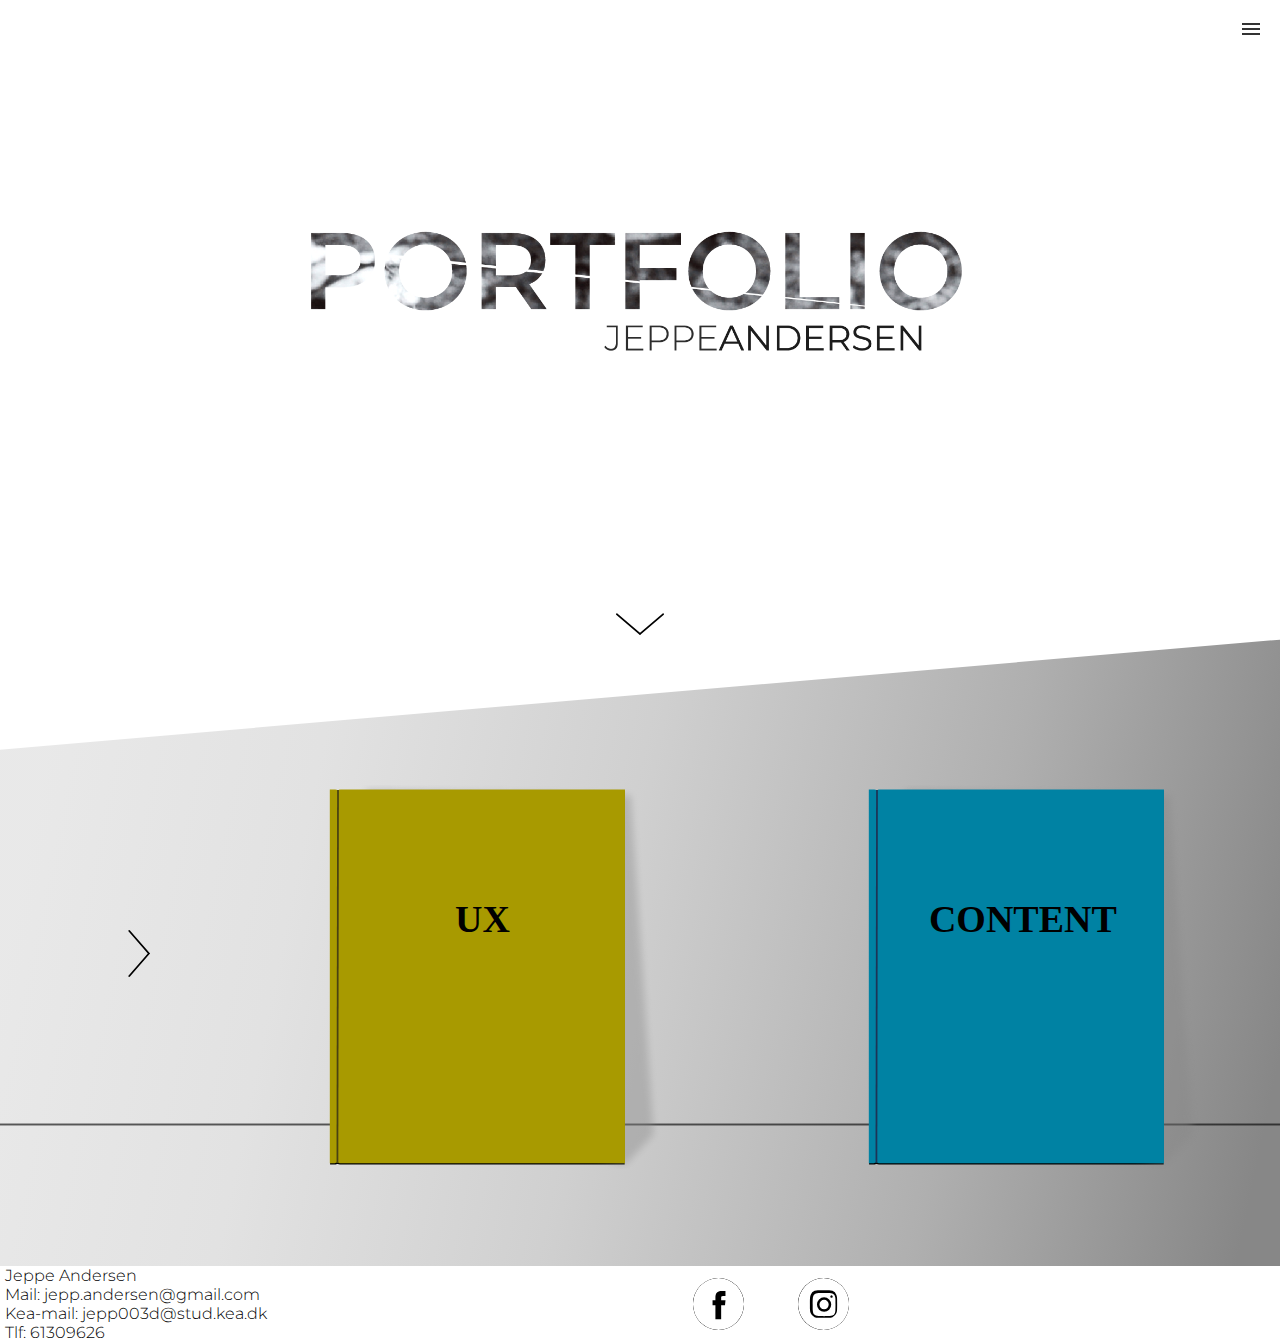
<file: index.html>
<!DOCTYPE html>
<html lang="da">

<head>
    <meta charset="utf-8">
    <meta name="viewport" content="width=device-width, initial-scale=1.0">
    <title>Portfolio</title>
    <link rel="stylesheet" href="style.css">
    <link href="https://fonts.googleapis.com/css?family=Montserrat:300,400,500,600,700%7COpen+Sans:300,400%7CRoboto+Slab:400,500,600,700,800,900&display=swap%7CCrimson+Text:400,600&display=swap" rel="stylesheet">

    <link rel="apple-touch-icon" sizes="180x180" href="myicons/apple-touch-icon.png">
    <link rel="icon" type="image/png" sizes="32x32" href="myicons/favicon-32x32.png">
    <link rel="icon" type="image/png" sizes="16x16" href="myicons/favicon-16x16.png">
    <link rel="manifest" href="myicons/site.webmanifest">
    <link rel="shortcut icon" href="myicons/favicon.ico">
    <meta name="msapplication-TileColor" content="#da532c">
    <meta name="msapplication-config" content="myicons/browserconfig.xml">
    <meta name="theme-color" content="#ffffff">
</head>

<body>

    <header class="header">

        <nav>

            <input class="menu-btn" type="checkbox" id="menu-btn" />
            <label class="menu-icon" for="menu-btn"><span class="nav-icon"></span></label>

            <ul class="menu">

                <!--
                <div class="breadcrumb">
                    <li class="breadcrumb"><a href="index.html">Forside</a></li>
                </div>
-->

                <li><a href="index.html">Forside
                        <hr></a></li>
                <li> <a href="animation.html">Animation</a></li>
                <li> <a href="content.html">Indhold</a></li>
                <li> <a href="web.html">Web</a></li>
                <li> <a href="ux.html">Ux</a></li>
                <li> <a href="cv.html">Cv</a></li>

            </ul>

        </nav>

    </header>

    <section id="forside">
        <div class="logo_top">


            <div class="logo">
                <img src="LOGO_NYT%20copy%202.png" alt="portfolio jeppe andersen">
            </div>

        </div>
        <div id="micro_container" class="forsvind">
            <div id="micro_sprite" class="bounce">
                <a><img class="microcopy_forside" src="SVG/microcopy_1.svg" alt="microcopy pil"></a></div>
        </div>
        <div class="shelf">
            <div id="microcopy_left" class="bounce_right"> <img src="SVG/microcopy_2.svg" alt="microcopy pil"></div>

            <div class="book_ux"><a href="ux.html">
                    <img src="SVG/ux_book.svg" alt="ux portfolio"></a>
            </div>
            <div class="book_content"><a href="content.html">
                    <img src="SVG/content_book.svg" alt="content portfolio"></a>
            </div>
            <div class="book_web"><a href="web.html">
                    <img src="SVG/web_book.svg" alt="web portfolio"></a>
            </div>
            <div class="book_animation"><a href="animation.html">
                    <img src="SVG/animation_book.svg" alt="animation portfolio"></a>
            </div>

            <div class="book_cv"><a href="cv.html">
                    <img src="SVG/book_cv.svg" alt="animation portfolio"></a>
            </div>

        </div>

    </section>

    <footer>
        <div class="sectionwrapper">
            <div class="col1">
                <p>Jeppe Andersen
                    <br>Mail: jepp.andersen@gmail.com
                    <br> Kea-mail: jepp003d@stud.kea.dk
                    <br>Tlf: 61309626
                </p>
            </div>

            <div class="col2">

                <a href="https://www.facebook.com/jeppe.andersen.9237"> <img src="footer_img/facebook.svg" alt="jeppe andersen facebook"></a>


                <a href="https://www.instagram.com/artist_jeppeandersen/?hl=da"> <img src="footer_img/instagram.svg" alt="jeppe andersen instagram"> </a>

            </div>
        </div>
    </footer>








    <script src="script.js"></script>
</body>

</html>
</file>
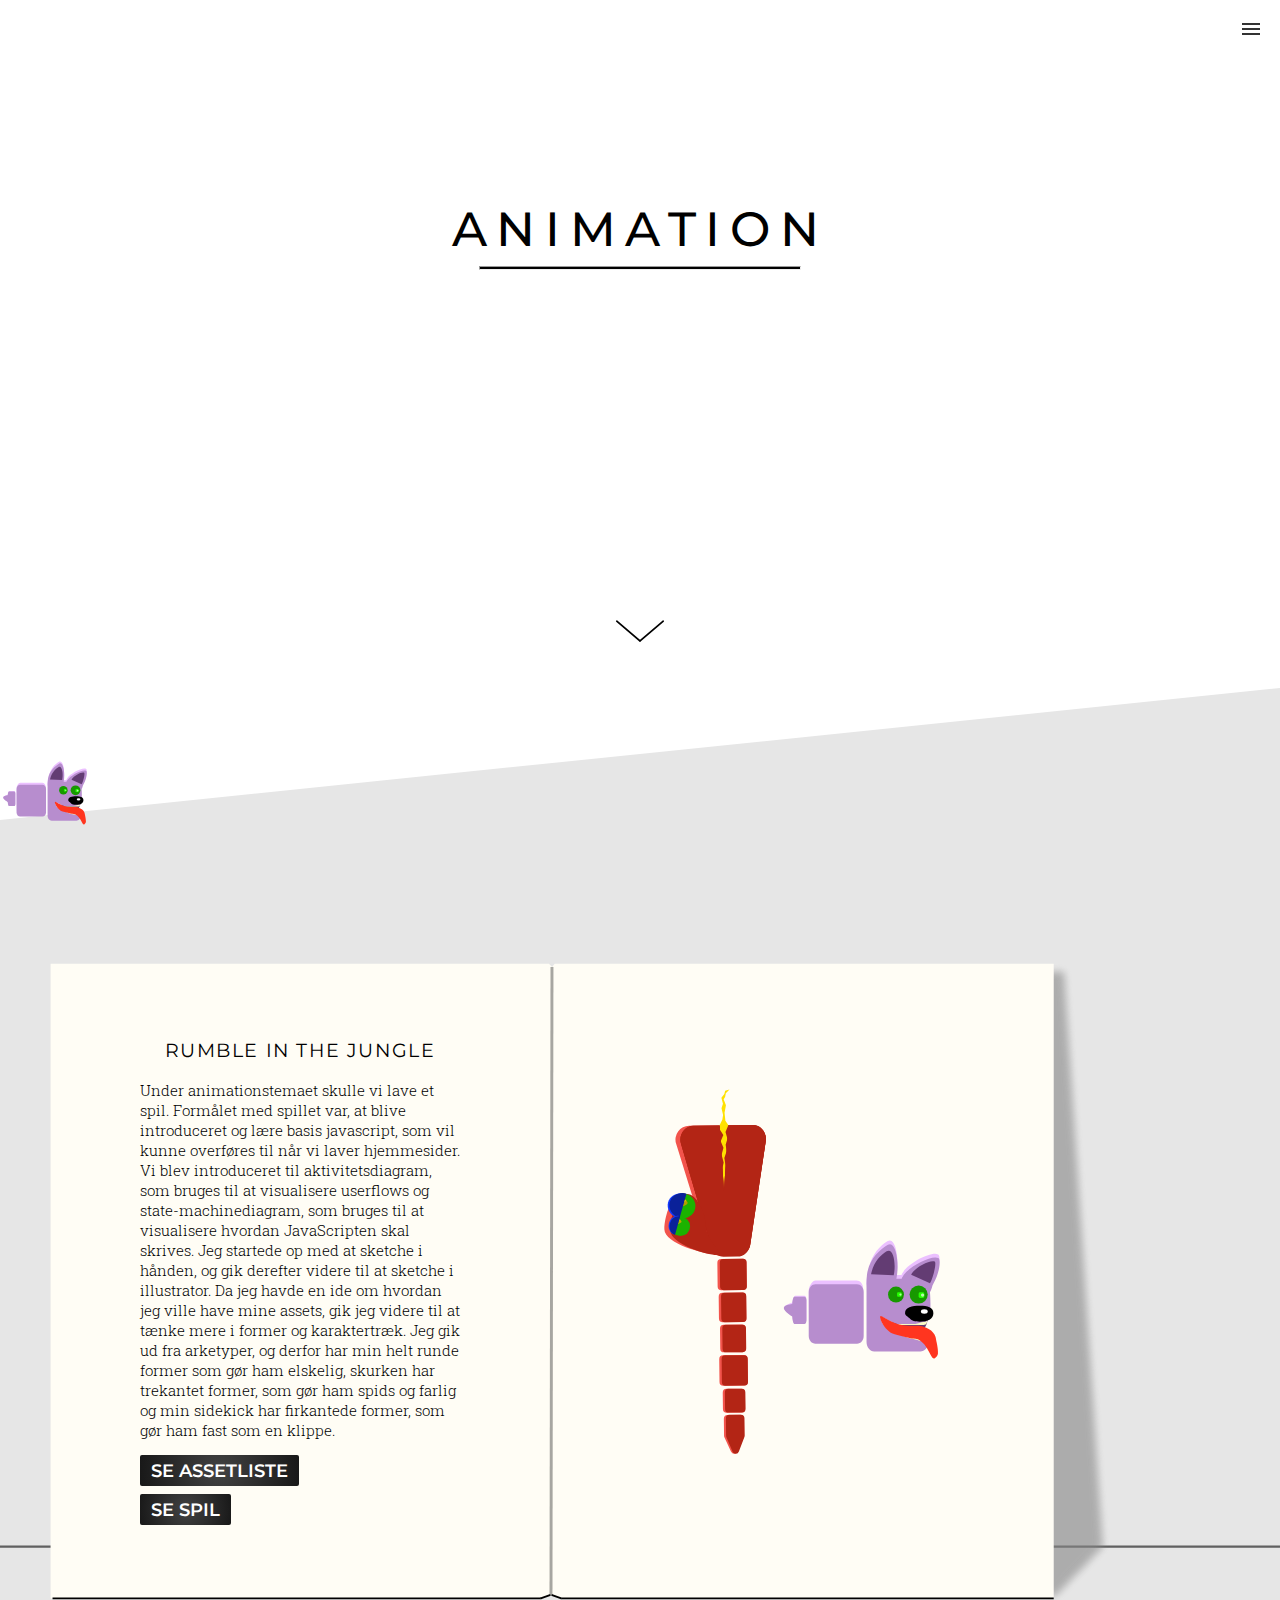
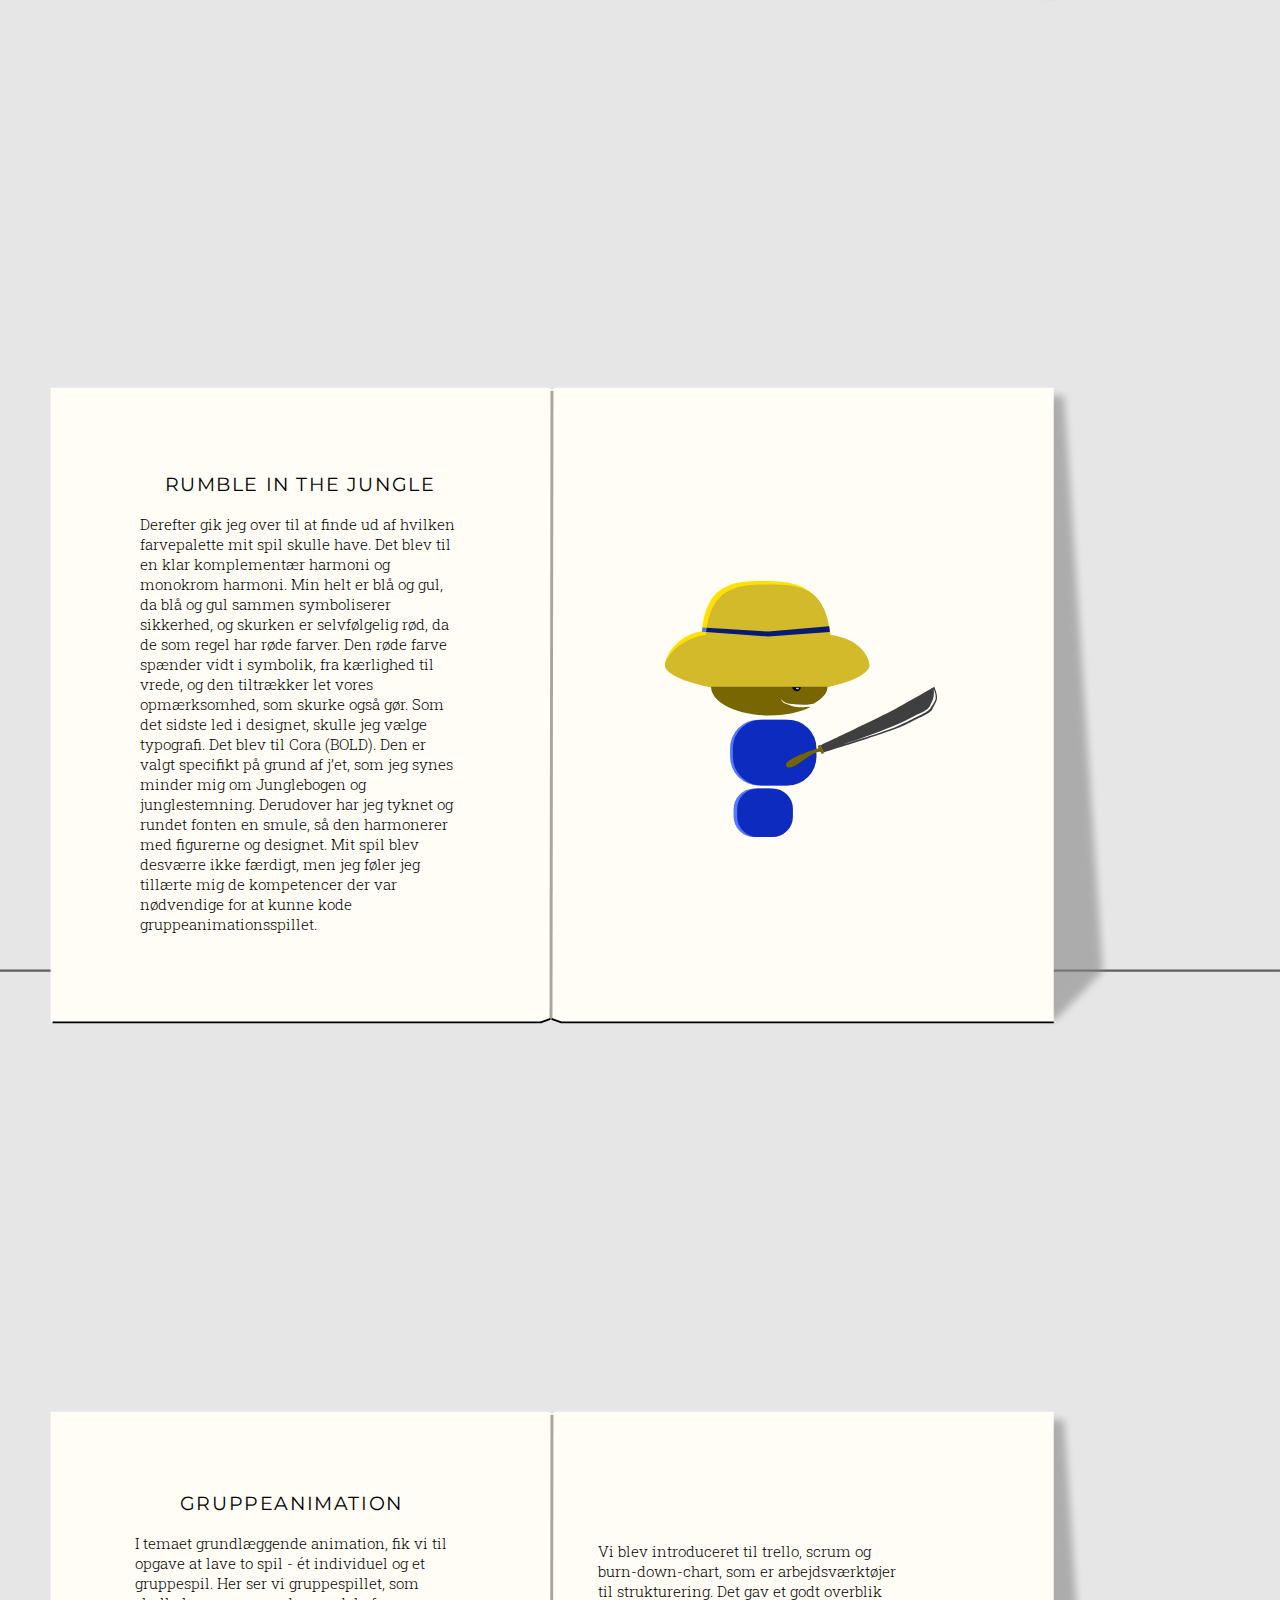
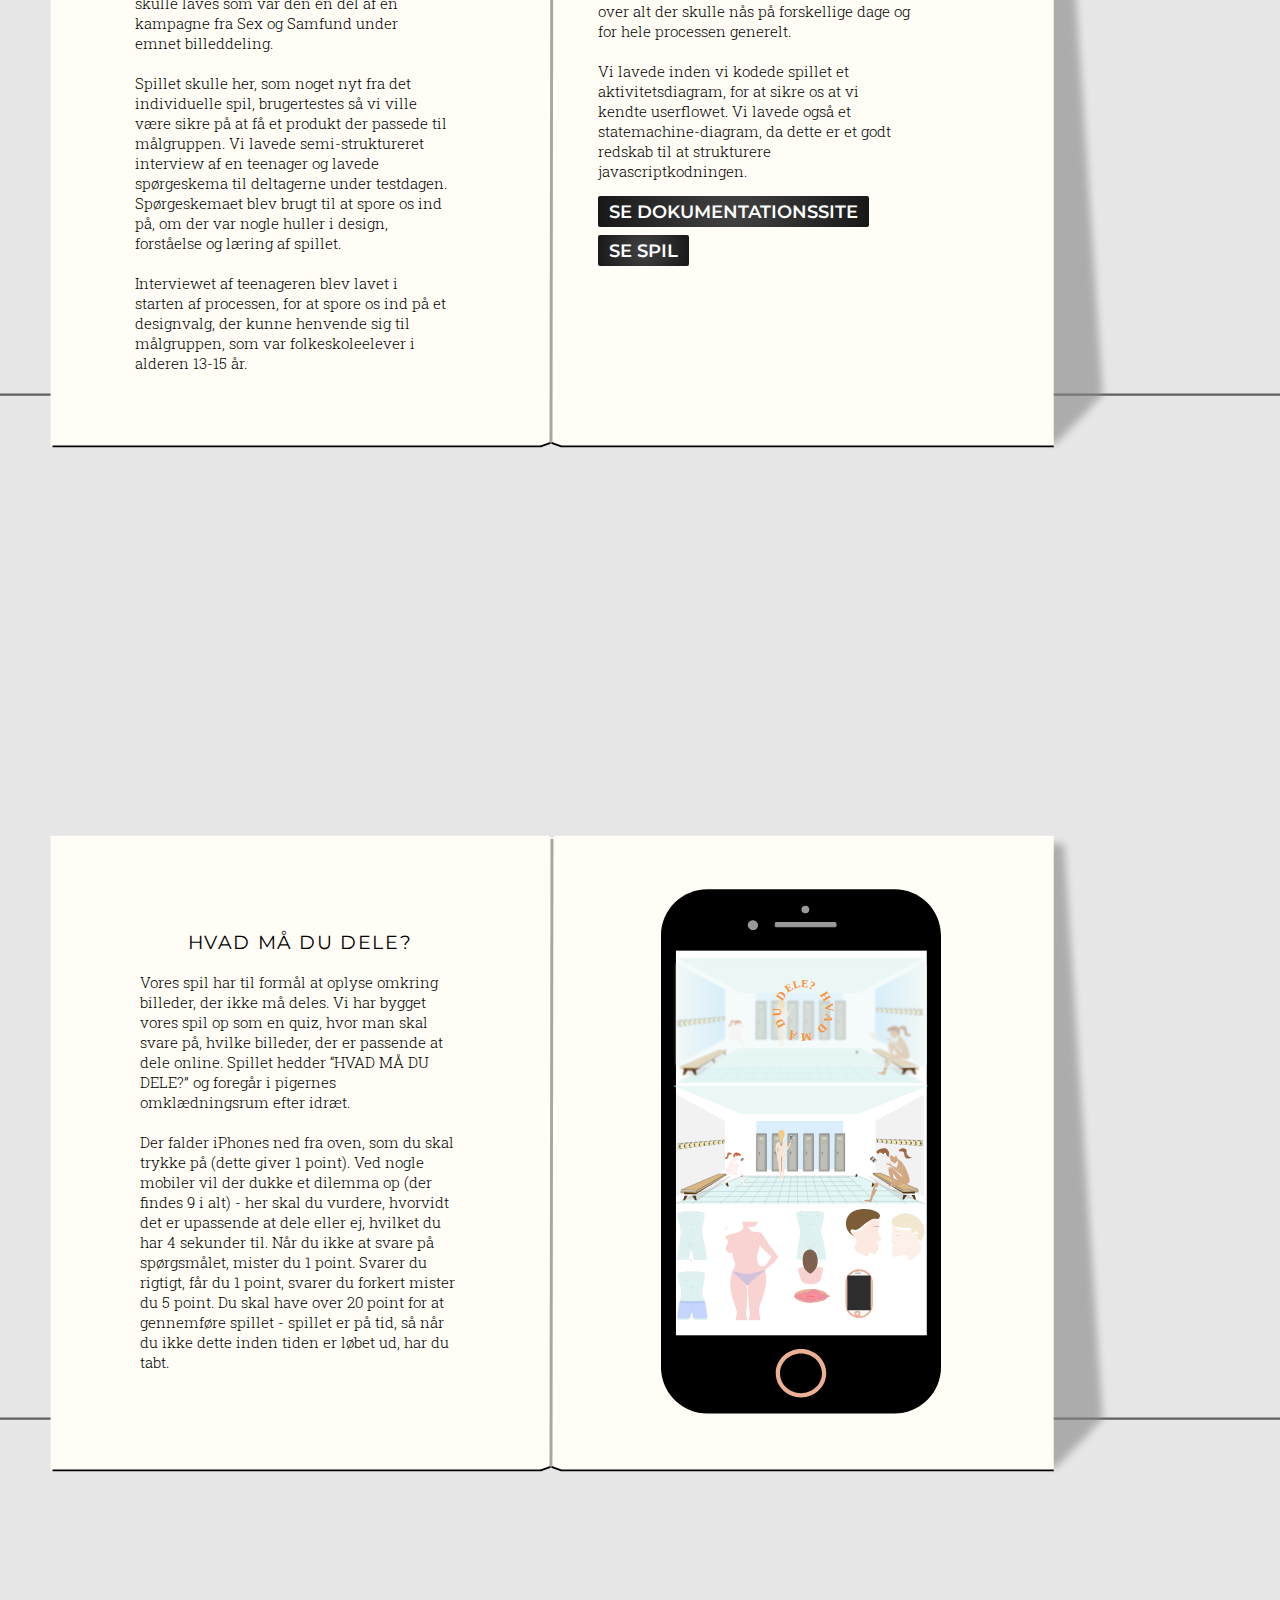
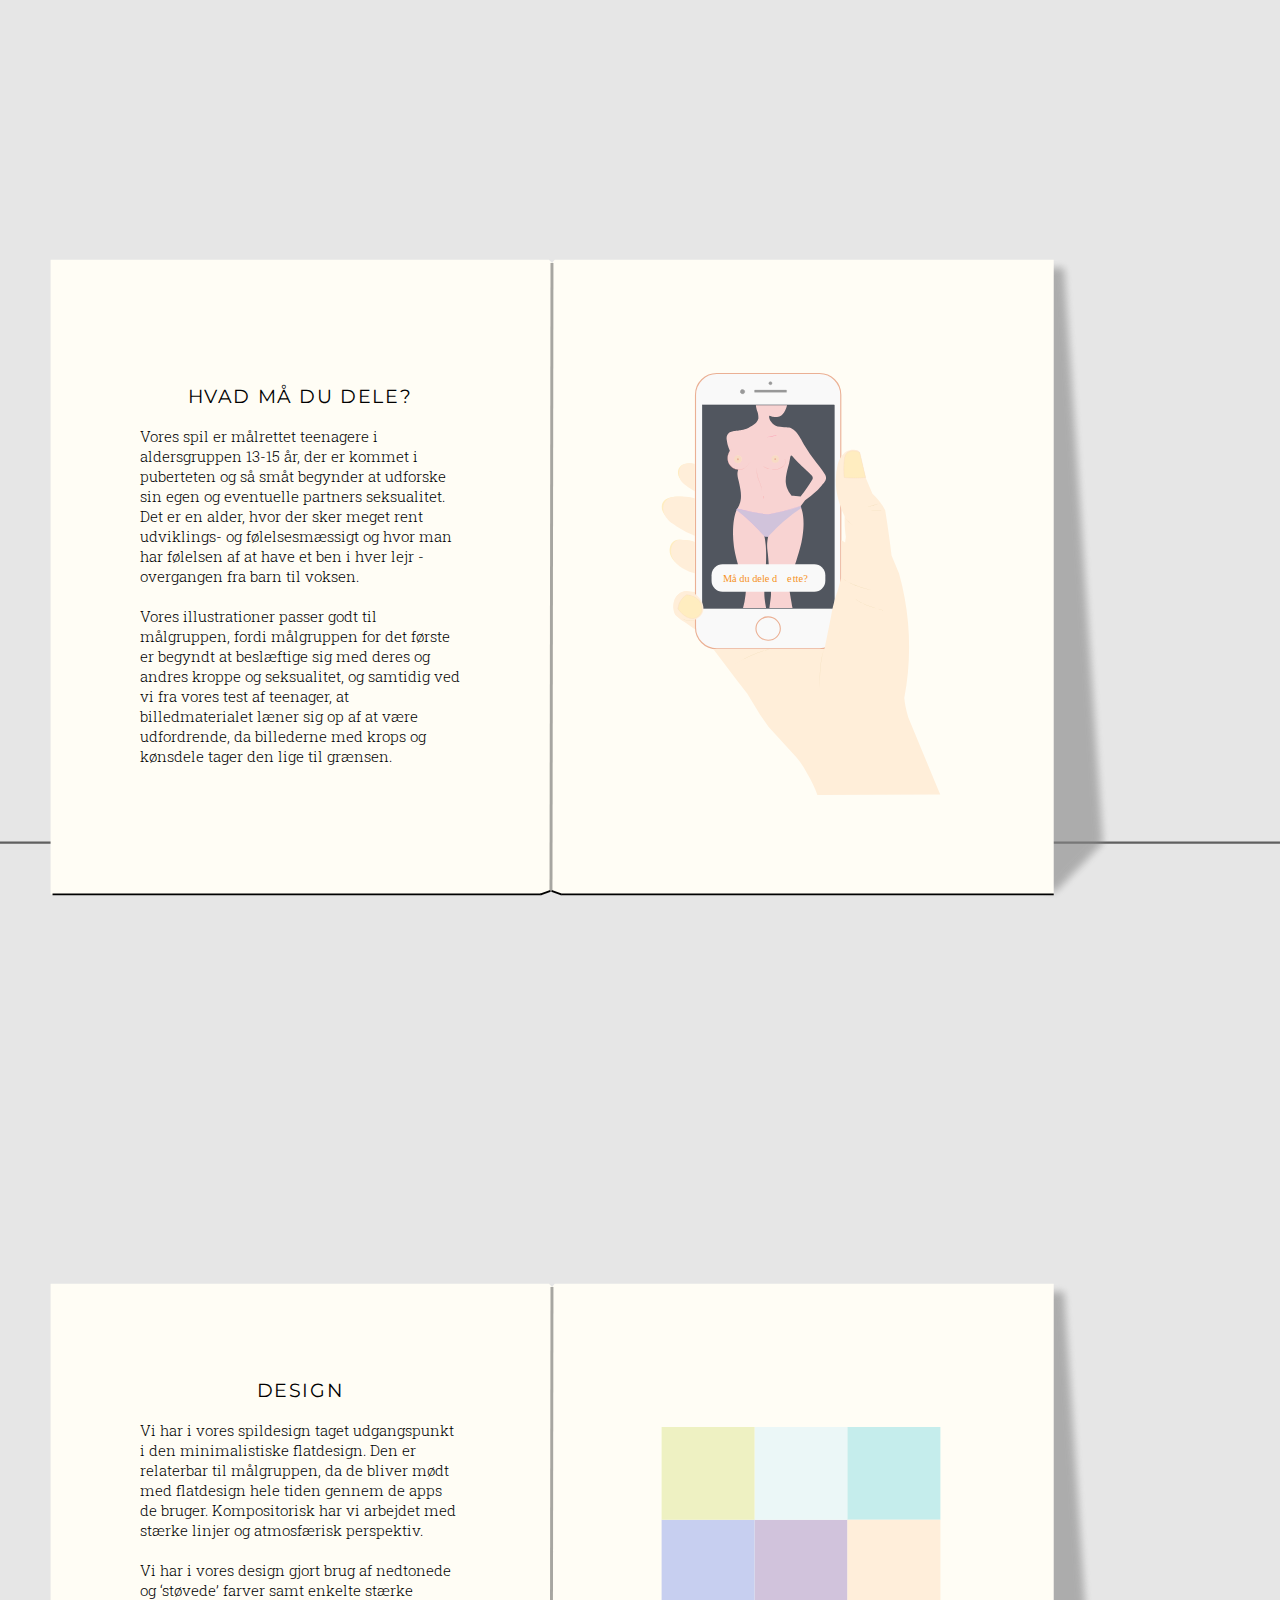
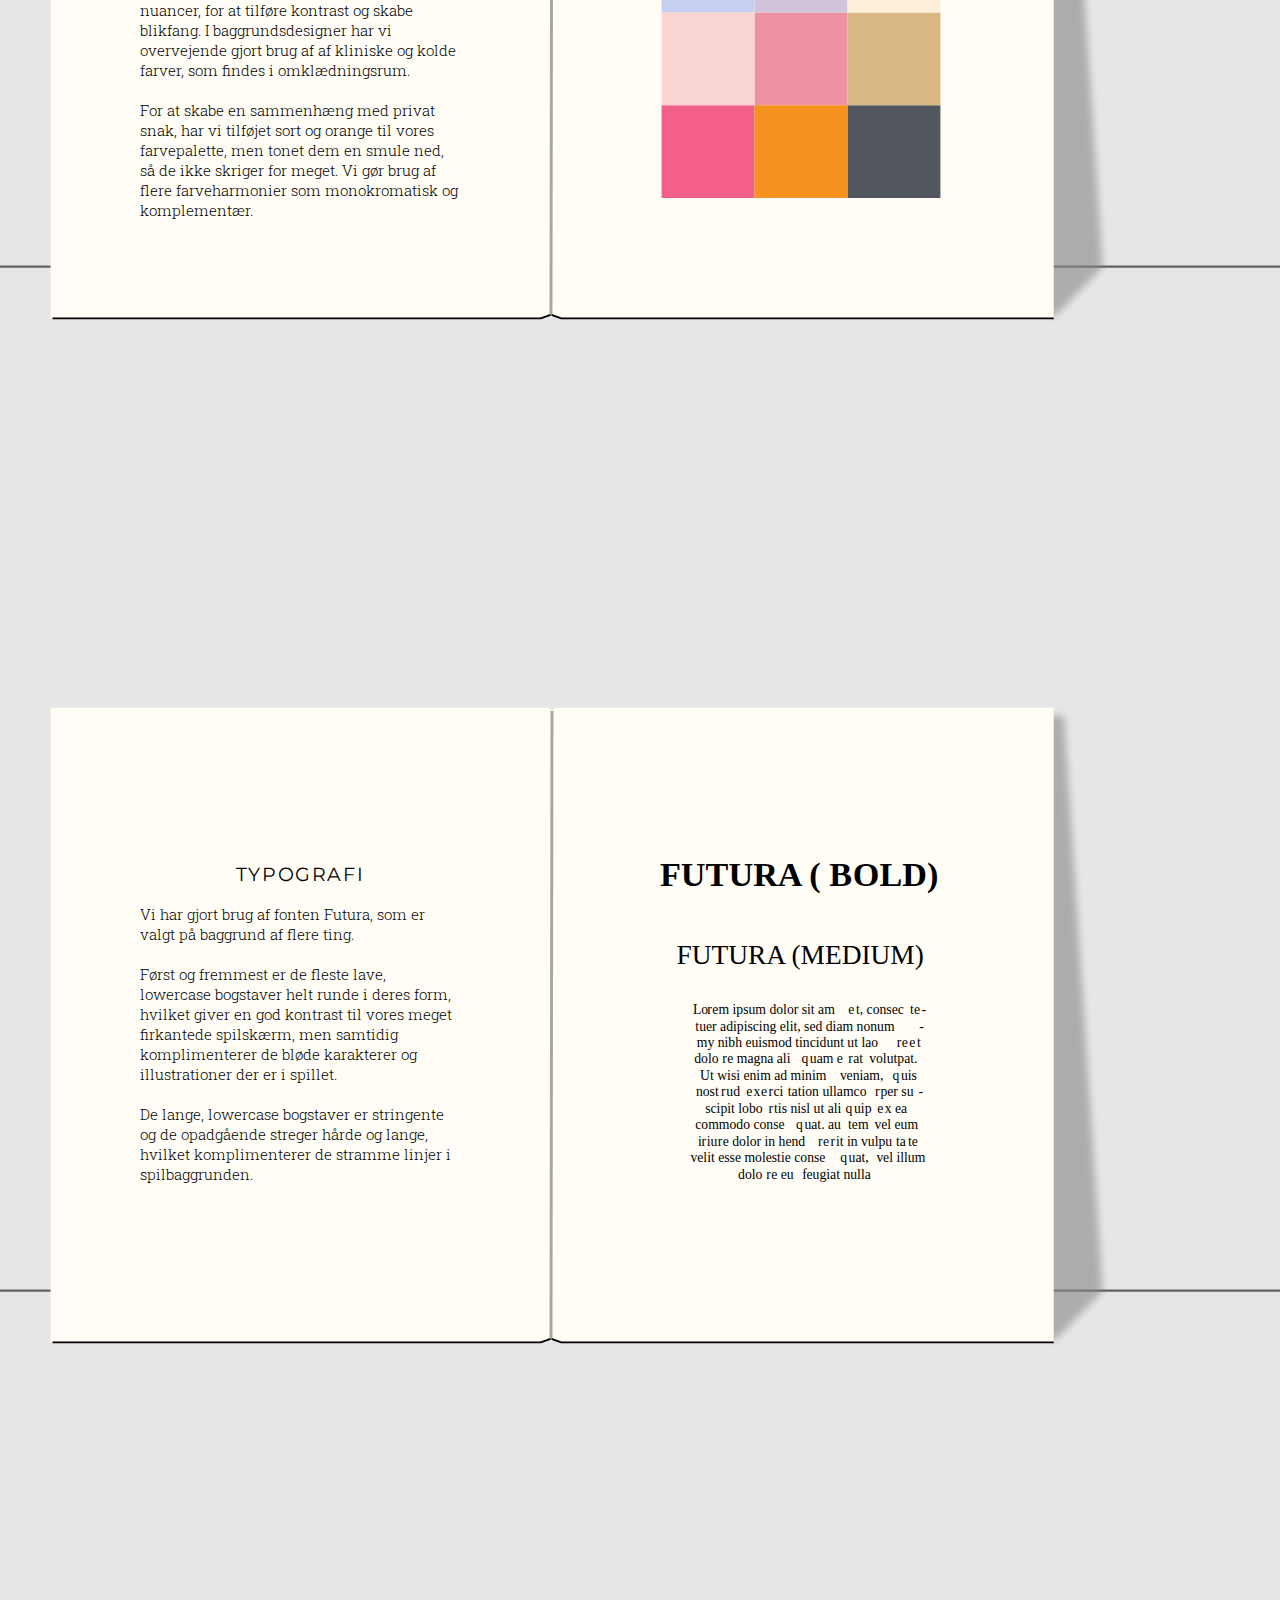
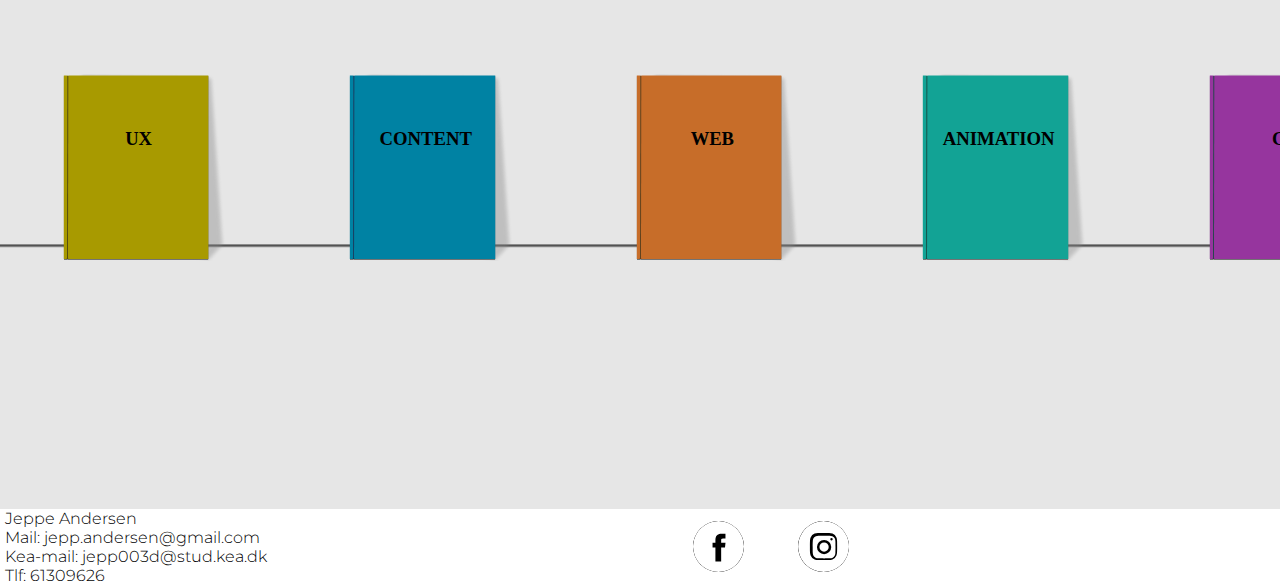
<file: animation.html>
<!DOCTYPE html>
<html lang="da">

<head>
    <meta charset="utf-8">
    <meta name="viewport" content="width=device-width, initial-scale=1.0">
    <title>Portfolio</title>
    <link rel="stylesheet" href="style.css">
    <link href="https://fonts.googleapis.com/css?family=Montserrat:300,400,500,600,700%7COpen+Sans:300,400%7CRoboto+Slab:400,500,600,700,800,900&display=swap%7CCrimson+Text:400,600&display=swap" rel="stylesheet">

    <link rel="apple-touch-icon" sizes="180x180" href="myicons/apple-touch-icon.png">
    <link rel="icon" type="image/png" sizes="32x32" href="myicons/favicon-32x32.png">
    <link rel="icon" type="image/png" sizes="16x16" href="myicons/favicon-16x16.png">
    <link rel="manifest" href="myicons/site.webmanifest">
    <link rel="shortcut icon" href="myicons/favicon.ico">
    <meta name="msapplication-TileColor" content="#da532c">
    <meta name="msapplication-config" content="myicons/browserconfig.xml">
    <meta name="theme-color" content="#ffffff">
</head>

<body>

    <header class="header">
        <nav>

            <input class="menu-btn" type="checkbox" id="menu-btn" />
            <label class="menu-icon" for="menu-btn"><span class="nav-icon"></span></label>
            <ul class="menu">


                <li><a href="index.html">Forside</a></li>
                <li> <a href="animation.html">Animation
                        <hr></a></li>
                <li> <a href="content.html">Indhold</a></li>
                <li> <a href="web.html">Web</a></li>
                <li> <a href="ux.html">Ux</a></li>
                <li> <a href="cv.html">Cv</a></li>

            </ul>
        </nav>
    </header>

    <div class="hide">
        <section id="animation_1">
            <h1>ANIMATION

            </h1>
            <hr class="widening">
            <img id="microcopy_web" class="bounce" src="SVG/microcopy_1.svg" alt="microcopy pil">
            <img id="hund" src="animation_img/svg/dog.svg" alt="svg dog">

            <div class="shelf_top">


                <div class="container">
                    <img src="ux_img/book_large1.svg" alt="ux portfolio">
                    <div class="col_text">

                        <h3>RUMBLE IN THE JUNGLE</h3>
                        <p>Under animationstemaet skulle vi lave et spil. Formålet med spillet var, at blive introduceret og lære basis javascript, som vil kunne overføres til når vi laver hjemmesider. Vi blev introduceret til aktivitetsdiagram, som bruges til at visualisere userflows og state-machinediagram, som bruges til at visualisere hvordan JavaScripten skal skrives.

                            Jeg startede op med at sketche i hånden, og gik derefter videre til at sketche i illustrator.
                            Da jeg havde en ide om hvordan jeg ville have mine assets, gik jeg videre til at tænke mere i former og karaktertræk.

                            Jeg gik ud fra arketyper, og derfor har min helt runde former som gør ham elskelig, skurken har trekantet former, som gør ham spids og farlig og min sidekick har firkantede former, som gør ham fast som en klippe.<br><br></p>
                        <div class="pulse link"> <a target="_blank" href="animation_img/jeppe_andersen_dokumentation_assets.pdf">Se assetliste</a></div>
                        <br><br>
                        <div class="pulse_1 link"> <a target="_blank" href="http://keajeppe.dk/kea/02_web/04_animation/spil/index.html">Se spil</a></div>


                    </div>
                    <div class="col">
                        <img src="animation_img/svg/skurk.svg" alt="maa det deles dilemma">

                    </div>

                </div>
            </div>
        </section>

        <section id="animation_2">
            <div class="shelf_mid">

                <div class="container">
                    <img src="ux_img/book_large1.svg" alt="ux portfolio">
                    <div class="col_text">

                        <h3>RUMBLE IN THE JUNGLE</h3>
                        <p>Derefter gik jeg over til at finde ud af hvilken farvepalette mit spil skulle have. Det blev til en klar komplementær harmoni og monokrom harmoni. Min helt er blå og gul, da blå og gul sammen symboliserer sikkerhed, og skurken er selvfølgelig rød, da de som regel har røde farver. Den røde farve spænder vidt i symbolik, fra kærlighed til vrede, og den tiltrækker let vores opmærksomhed, som skurke også gør.

                            Som det sidste led i designet, skulle jeg vælge typografi. Det blev til Cora (BOLD). Den er valgt specifikt på grund af j’et, som jeg synes minder mig om Junglebogen og junglestemning. Derudover har jeg tyknet og rundet fonten en smule, så den harmonerer med figurerne og designet.

                            Mit spil blev desværre ikke færdigt, men jeg føler jeg tillærte mig de kompetencer der var nødvendige for at kunne kode gruppeanimationsspillet.

                        </p>

                    </div>
                    <div class="col">
                        <img src="animation_img/svg/helt.svg" alt="maa det deles dilemma">

                    </div>
                </div>
            </div>
        </section>


        <section id="animation_3">



            <div class="shelf_mid">


                <div class="container">
                    <img src="ux_img/book_large1.svg" alt="ux portfolio">
                    <div class="col_text_animation">
                        <h3>GRUPPEANIMATION</h3>
                        <p>I temaet grundlæggende animation, fik vi til opgave at lave to spil - ét individuel og et gruppespil. Her ser vi gruppespillet, som skulle laves som var den en del af en kampagne fra Sex og Samfund under emnet billeddeling.<br><br>

                            Spillet skulle her, som noget nyt fra det individuelle spil, brugertestes så vi ville være sikre på at få et produkt der passede til målgruppen. Vi lavede semi-struktureret interview af en teenager og lavede spørgeskema til deltagerne under testdagen. Spørgeskemaet blev brugt til at spore os ind på, om der var nogle huller i design, forståelse og læring af spillet.<br><br>

                            Interviewet af teenageren blev lavet i starten af processen, for at spore os ind på et designvalg, der kunne henvende sig til målgruppen, som var folkeskoleelever i alderen 13-15 år.<br><br>


                        </p>

                    </div>
                    <div class="col_animation">
                        <p> Vi blev introduceret til trello, scrum og burn-down-chart, som er arbejdsværktøjer til strukturering. Det gav et godt overblik over alt der skulle nås på forskellige dage og for hele processen generelt.<br><br>

                            Vi lavede inden vi kodede spillet et aktivitetsdiagram, for at sikre os at vi kendte userflowet. Vi lavede også et statemachine-diagram, da dette er et godt redskab til at strukturere javascriptkodningen.<br><br></p>
                        <div class="link"> <a target="_blank" href="http://keajeppe.dk/kea/04_animation/gruppe4_dokumentationssite/gruppe_4_dokumentationssite/index.html">Se dokumentationssite</a></div>
                        <br> <br>
                        <a target="_blank" href="http://keajeppe.dk/kea/04_animation/maadetdeles/index.html">Se spil</a>


                    </div>

                </div>




            </div>
        </section>


        <section id="animation_4">


            <div class="shelf_mid">


                <div class="container">
                    <img src="ux_img/book_large1.svg" alt="ux portfolio">
                    <div class="col_text">

                        <h3>HVAD MÅ DU DELE?</h3>
                        <p>
                            Vores spil har til formål at oplyse omkring billeder, der ikke må deles.
                            Vi har bygget vores spil op som en quiz, hvor man skal svare på, hvilke billeder, der er passende at dele online.
                            Spillet hedder “HVAD MÅ DU DELE?” og foregår i pigernes omklædningsrum efter idræt. <br><br>
                            Der falder iPhones ned fra oven, som du skal trykke på (dette giver 1 point). Ved nogle mobiler vil der dukke et dilemma op (der findes 9 i alt) - her skal du vurdere, hvorvidt det er upassende at dele eller ej, hvilket du har 4 sekunder til. Når du ikke at svare på spørgsmålet, mister du 1 point. Svarer du rigtigt, får du 1 point, svarer du forkert mister du 5 point.
                            Du skal have over 20 point for at gennemføre spillet - spillet er på tid, så når du ikke dette inden tiden er løbet ud, har du tabt.
                        </p>

                    </div>
                    <div class="col">
                        <img src="animation_img/svg/billeddeling.svg" alt="maa det deles shower">
                    </div>
                </div>
            </div>
        </section>


        <section id="animation_5">

            <div class="shelf_mid">


                <div class="container">
                    <img src="ux_img/book_large1.svg" alt="ux portfolio">
                    <div class="col_text">

                        <h3>HVAD MÅ DU DELE?</h3>
                        <p>Vores spil er målrettet teenagere i aldersgruppen 13-15 år, der er kommet i puberteten og så småt begynder at udforske sin egen og eventuelle partners seksualitet.
                            Det er en alder, hvor der sker meget rent udviklings- og følelsesmæssigt og hvor man har følelsen af at have et ben i hver lejr - overgangen fra barn til voksen. <br><br>

                            Vores illustrationer passer godt til målgruppen, fordi målgruppen for det første er begyndt at beslæftige sig med deres og andres kroppe og seksualitet, og samtidig ved vi fra vores test af teenager, at billedmaterialet læner sig op af at være udfordrende, da billederne med krops og kønsdele tager den lige til grænsen.
                        </p>



                    </div>
                    <div class="col">
                        <img src="animation_img/svg/dame.svg" alt="maa det deles dilemma">

                    </div>
                </div>
            </div>
        </section>


        <section id="animation_6">

            <div class="shelf_mid">


                <div class="container">
                    <img src="ux_img/book_large1.svg" alt="ux portfolio">
                    <div class="col_text">

                        <h3>DESIGN</h3>
                        <p>Vi har i vores spildesign taget udgangspunkt i den minimalistiske flatdesign.
                            Den er relaterbar til målgruppen, da de bliver mødt med flatdesign hele tiden gennem de apps de bruger. Kompositorisk har vi arbejdet med stærke linjer og atmosfærisk perspektiv.<br><br>

                            Vi har i vores design gjort brug af nedtonede og ‘støvede’ farver samt enkelte stærke nuancer, for at tilføre kontrast og skabe blikfang. I baggrundsdesigner har vi overvejende gjort brug af af kliniske og kolde farver, som findes i omklædningsrum.<br><br>

                            For at skabe en sammenhæng med privat snak, har vi tilføjet sort og orange til vores farvepalette, men tonet dem en smule ned, så de ikke skriger for meget. Vi gør brug af flere farveharmonier som monokromatisk og komplementær.

                        </p>



                    </div>
                    <div class="col">
                        <img src="animation_img/svg/palette.svg" alt="maa det deles dilemma">

                    </div>
                </div>
            </div>
        </section>


        <section id="animation_7">

            <div class="shelf_mid">


                <div class="container">
                    <img src="ux_img/book_large1.svg" alt="ux portfolio">
                    <div class="col_text">

                        <h3>TYPOGRAFI</h3>
                        <p>Vi har gjort brug af fonten Futura, som er valgt på baggrund af flere ting.<br><br>

                            Først og fremmest er de fleste lave, lowercase bogstaver helt runde i deres form, hvilket giver en god kontrast til vores meget firkantede spilskærm, men samtidig komplimenterer de bløde karakterer og illustrationer der er i spillet.<br><br>

                            De lange, lowercase bogstaver er stringente og de opadgående streger hårde og lange, hvilket komplimenterer de stramme linjer i spilbaggrunden.


                        </p>



                    </div>
                    <div class="col">
                        <img src="animation_img/svg/font_style.svg" alt="maa det deles dilemma">

                    </div>
                </div>
            </div>

        </section>

        <section id="menu_bottom">


            <div class="shelf_bund">

                <div class="book_bund"><a href="ux.html">
                        <img class="book_bund_menu" src="SVG/ux_book.svg" alt="ux portfolio"></a>
                </div>
                <div class="book_bund"><a href="content.html">
                        <img class="book_bund_menu" src="SVG/content_book.svg" alt="content portfolio"></a>
                </div>
                <div class="book_bund"><a href="web.html">
                        <img class="book_bund_menu" src="SVG/web_book.svg" alt="web portfolio"></a>
                </div>
                <div class="book_bund"><a href="animation.html">
                        <img class="book_bund_menu" src="SVG/animation_book.svg" alt="animation portfolio"></a>
                </div>

                <div class="book_bund"><a href="cv.html">
                        <img class="book_bund_menu" src="SVG/book_cv.svg" alt="animation portfolio"></a>
                </div>

            </div>

        </section>
        <footer>
            <div class="sectionwrapper">
                <div class="col1">
                    <p>Jeppe Andersen
                        <br>Mail: jepp.andersen@gmail.com
                        <br> Kea-mail: jepp003d@stud.kea.dk
                        <br>Tlf: 61309626
                    </p>
                </div>

                <div class="col2">

                    <a target="_blank" href="https://www.facebook.com/jeppe.andersen.9237"> <img src="footer_img/facebook.svg" alt="jeppe andersen facebook"></a>


                    <a target="_blank" href="https://www.instagram.com/artist_jeppeandersen/?hl=da"> <img src="footer_img/instagram.svg" alt="jeppe andersen instagram"> </a>

                </div>
            </div>
        </footer>
    </div>

    <div class="hide_mobil">

        <section id="ux_animation">
            <div class="baggrundsfarve2">
                <div class="content_1">
                    <h1>ANIMATION

                    </h1>
                    <hr>

                    <img id="microcopy_mobil" class="bounce" src="SVG/microcopy_1.svg" alt="microcopy pil">
                </div>
            </div>
        </section>

        <section id="animation_mobil_1">

            <div class="baggrundsfarve">
                <h3>RUMBLE IN THE JUNGLE</h3>

                <div class="content">

                    <div class="col_left">
                        <img src="animation_img/svg/skurk.svg" alt="maa det deles dilemma">
                    </div>
                    <div class="col_right">
                        <p>Under animationstemaet skulle vi lave et spil. Formålet med spillet var, at blive introduceret og lære basis javascript, som vil kunne overføres til når vi laver hjemmesider. Vi blev introduceret til aktivitetsdiagram, som bruges til at visualisere userflows og state-machinediagram, som bruges til at visualisere hvordan JavaScripten skal skrives.

                            Jeg startede op med at sketche i hånden, og gik derefter videre til at sketche i illustrator.
                            Da jeg havde en ide om hvordan jeg ville have mine assets, gik jeg videre til at tænke mere i former og karaktertræk.

                            Jeg gik ud fra arketyper, og derfor har min helt runde former som gør ham elskelig, skurken har trekantet former, som gør ham spids og farlig og min sidekick har firkantede former, som gør ham fast som en klippe.<br><br></p>
                        <div class="pulse_1 link"><a target="_blank" href="animation_img/jeppe_andersen_dokumentation_assets.pdf">Se assetliste</a></div>
                        <br><br>
                        <div class="pulse_1 link"> <a target="_blank" href="http://keajeppe.dk/kea/02_web/04_animation/spil/index.html">Se spil</a></div>
                    </div>

                </div>
            </div>
        </section>

        <section id="animation_mobil_2">

            <div class="baggrundsfarve2">
                <h3>RUMBLE IN THE JUNGLE</h3>

                <div class="content">

                    <div class="col_left">
                        <p>Derefter gik jeg over til at finde ud af hvilken farvepalette mit spil skulle have. Det blev til en klar komplementær harmoni og monokrom harmoni. Min helt er blå og gul, da blå og gul sammen symboliserer sikkerhed, og skurken er selvfølgelig rød, da de som regel har røde farver. Den røde farve spænder vidt i symbolik, fra kærlighed til vrede, og den tiltrækker let vores opmærksomhed, som skurke også gør.

                            Som det sidste led i designet, skulle jeg vælge typografi. Det blev til Cora (BOLD). Den er valgt specifikt på grund af j’et, som jeg synes minder mig om Junglebogen og junglestemning. Derudover har jeg tyknet og rundet fonten en smule, så den harmonerer med figurerne og designet.

                            Mit spil blev desværre ikke færdigt, men jeg føler jeg tillærte mig de kompetencer der var nødvendige for at kunne kode gruppeanimationsspillet.

                        </p>
                    </div>
                    <div class="col_right">
                        <img src="animation_img/svg/helt.svg" alt="maa det deles dilemma">
                    </div>

                </div>
            </div>
        </section>

        <section id="animation_mobil_3">

            <div class="baggrundsfarve">
                <h3>GRUPPEANIMATION</h3>

                <div class="content">

                    <div class="col_left">


                        <p>I temaet grundlæggende animation, fik vi til opgave at lave to spil - ét individuel og et gruppespil. Her ser vi gruppespillet, som skulle laves som var den en del af en kampagne fra Sex og Samfund under emnet billeddeling.<br><br>

                            Spillet skulle her, som noget nyt fra det individuelle spil, brugertestes så vi ville være sikre på at få et produkt der passede til målgruppen. Vi lavede semi-struktureret interview af en teenager og lavede spørgeskema til deltagerne under testdagen. Spørgeskemaet blev brugt til at spore os ind på, om der var nogle huller i design, forståelse og læring af spillet.<br><br>

                            Interviewet af teenageren blev lavet i starten af processen, for at spore os ind på et designvalg, der kunne henvende sig til målgruppen, som var folkeskoleelever i alderen 13-15 år.<br><br>


                        </p>
                    </div>
                    <div class="col_right">
                        <p> Vi blev introduceret til trello, scrum og burn-down-chart, som er arbejdsværktøjer til strukturering. Det gav et godt overblik over alt der skulle nås på forskellige dage og for hele processen generelt.<br><br>

                            Vi lavede inden vi kodede spillet et aktivitetsdiagram, for at sikre os at vi kendte userflowet. Vi lavede også et statemachine-diagram, da dette er et godt redskab til at strukturere javascriptkodningen.<br><br></p>
                        <div class="link"> <a target="_blank" href="http://keajeppe.dk/kea/04_animation/gruppe4_dokumentationssite/gruppe_4_dokumentationssite/index.html">Se dokumentationssite</a></div>
                        <br> <br>
                        <a target="_blank" href="http://keajeppe.dk/kea/04_animation/maadetdeles/index.html">Se spil</a>
                    </div>

                </div>
            </div>
        </section>

        <section id="animation_mobil_4">

            <div class="baggrundsfarve2">
                <h3>HVAD MÅ DU DELE?</h3>

                <div class="content">

                    <div class="col_left">
                        <p>
                            Vores spil har til formål at oplyse omkring billeder, der ikke må deles.
                            Vi har bygget vores spil op som en quiz, hvor man skal svare på, hvilke billeder, der er passende at dele online.
                            Spillet hedder “HVAD MÅ DU DELE?” og foregår i pigernes omklædningsrum efter idræt. <br><br>
                            Der falder iPhones ned fra oven, som du skal trykke på (dette giver 1 point). Ved nogle mobiler vil der dukke et dilemma op (der findes 9 i alt) - her skal du vurdere, hvorvidt det er upassende at dele eller ej, hvilket du har 4 sekunder til. Når du ikke at svare på spørgsmålet, mister du 1 point. Svarer du rigtigt, får du 1 point, svarer du forkert mister du 5 point.
                            Du skal have over 20 point for at gennemføre spillet - spillet er på tid, så når du ikke dette inden tiden er løbet ud, har du tabt.
                        </p>
                    </div>
                    <div class="col_right">
                        <img src="animation_img/svg/billeddeling.svg" alt="maa det deles shower">
                    </div>

                </div>
            </div>
        </section>

        <section id="animation_mobil_5">

            <div class="baggrundsfarve">
                <h3>HVAD MÅ DU DELE?</h3>

                <div class="content">

                    <div class="col_left">
                        <img src="animation_img/svg/dame.svg" alt="maa det deles dilemma">
                    </div>
                    <div class="col_right">
                        <p>Vores spil er målrettet teenagere i aldersgruppen 13-15 år, der er kommet i puberteten og så småt begynder at udforske sin egen og eventuelle partners seksualitet.
                            Det er en alder, hvor der sker meget rent udviklings- og følelsesmæssigt og hvor man har følelsen af at have et ben i hver lejr - overgangen fra barn til voksen. <br><br>

                            Vores illustrationer passer godt til målgruppen, fordi målgruppen for det første er begyndt at beslæftige sig med deres og andres kroppe og seksualitet, og samtidig ved vi fra vores test af teenager, at billedmaterialet læner sig op af at være udfordrende, da billederne med krops og kønsdele tager den lige til grænsen.
                        </p>
                    </div>

                </div>
            </div>
        </section>

        <section id="animation_mobil_6">

            <div class="baggrundsfarve2">
                <h3>B-ESSENTIAL PROTOTYPE</h3>

                <div class="content">

                    <div class="col_left">
                        <p>Vi har i vores spildesign taget udgangspunkt i den minimalistiske flatdesign.
                            Den er relaterbar til målgruppen, da de bliver mødt med flatdesign hele tiden gennem de apps de bruger. Kompositorisk har vi arbejdet med stærke linjer og atmosfærisk perspektiv.<br><br>

                            Vi har i vores design gjort brug af nedtonede og ‘støvede’ farver samt enkelte stærke nuancer, for at tilføre kontrast og skabe blikfang. I baggrundsdesigner har vi overvejende gjort brug af af kliniske og kolde farver, som findes i omklædningsrum.<br><br>

                            For at skabe en sammenhæng med privat snak, har vi tilføjet sort og orange til vores farvepalette, men tonet dem en smule ned, så de ikke skriger for meget. Vi gør brug af flere farveharmonier som monokromatisk og komplementær.

                        </p>
                    </div>
                    <div class="col_right">
                        <img src="animation_img/svg/palette.svg" alt="maa det deles dilemma">
                    </div>

                </div>
            </div>
        </section>

        <section id="animation_mobil_7">

            <div class="baggrundsfarve">
                <h3>TYPOGRAFI</h3>

                <div class="content">

                    <div class="col_left">
                        <img src="animation_img/svg/font_style.svg" alt="maa det deles dilemma">
                    </div>
                    <div class="col_right">
                        <p>Vi har gjort brug af fonten Futura, som er valgt på baggrund af flere ting.<br><br>

                            Først og fremmest er de fleste lave, lowercase bogstaver helt runde i deres form, hvilket giver en god kontrast til vores meget firkantede spilskærm, men samtidig komplimenterer de bløde karakterer og illustrationer der er i spillet.<br><br>

                            De lange, lowercase bogstaver er stringente og de opadgående streger hårde og lange, hvilket komplimenterer de stramme linjer i spilbaggrunden.


                        </p>
                    </div>

                </div>
            </div>
        </section>

        <footer>
            <div class="sectionwrapper">
                <div class="col1">
                    <p>Jeppe Andersen
                        <br>Mail: jepp.andersen@gmail.com
                        <br> Kea-mail: jepp003d@stud.kea.dk
                        <br>Tlf: 61309626
                    </p>
                </div>

                <div class="col2">

                    <a target="_blank" href="https://www.facebook.com/jeppe.andersen.9237"> <img src="footer_img/facebook.svg" alt="jeppe andersen facebook"></a>


                    <a target="_blank" href="https://www.instagram.com/artist_jeppeandersen/?hl=da"> <img src="footer_img/instagram.svg" alt="jeppe andersen instagram"> </a>

                </div>
            </div>
        </footer>

    </div>





    <script src="script.js"></script>
</body>

</html>
</file>
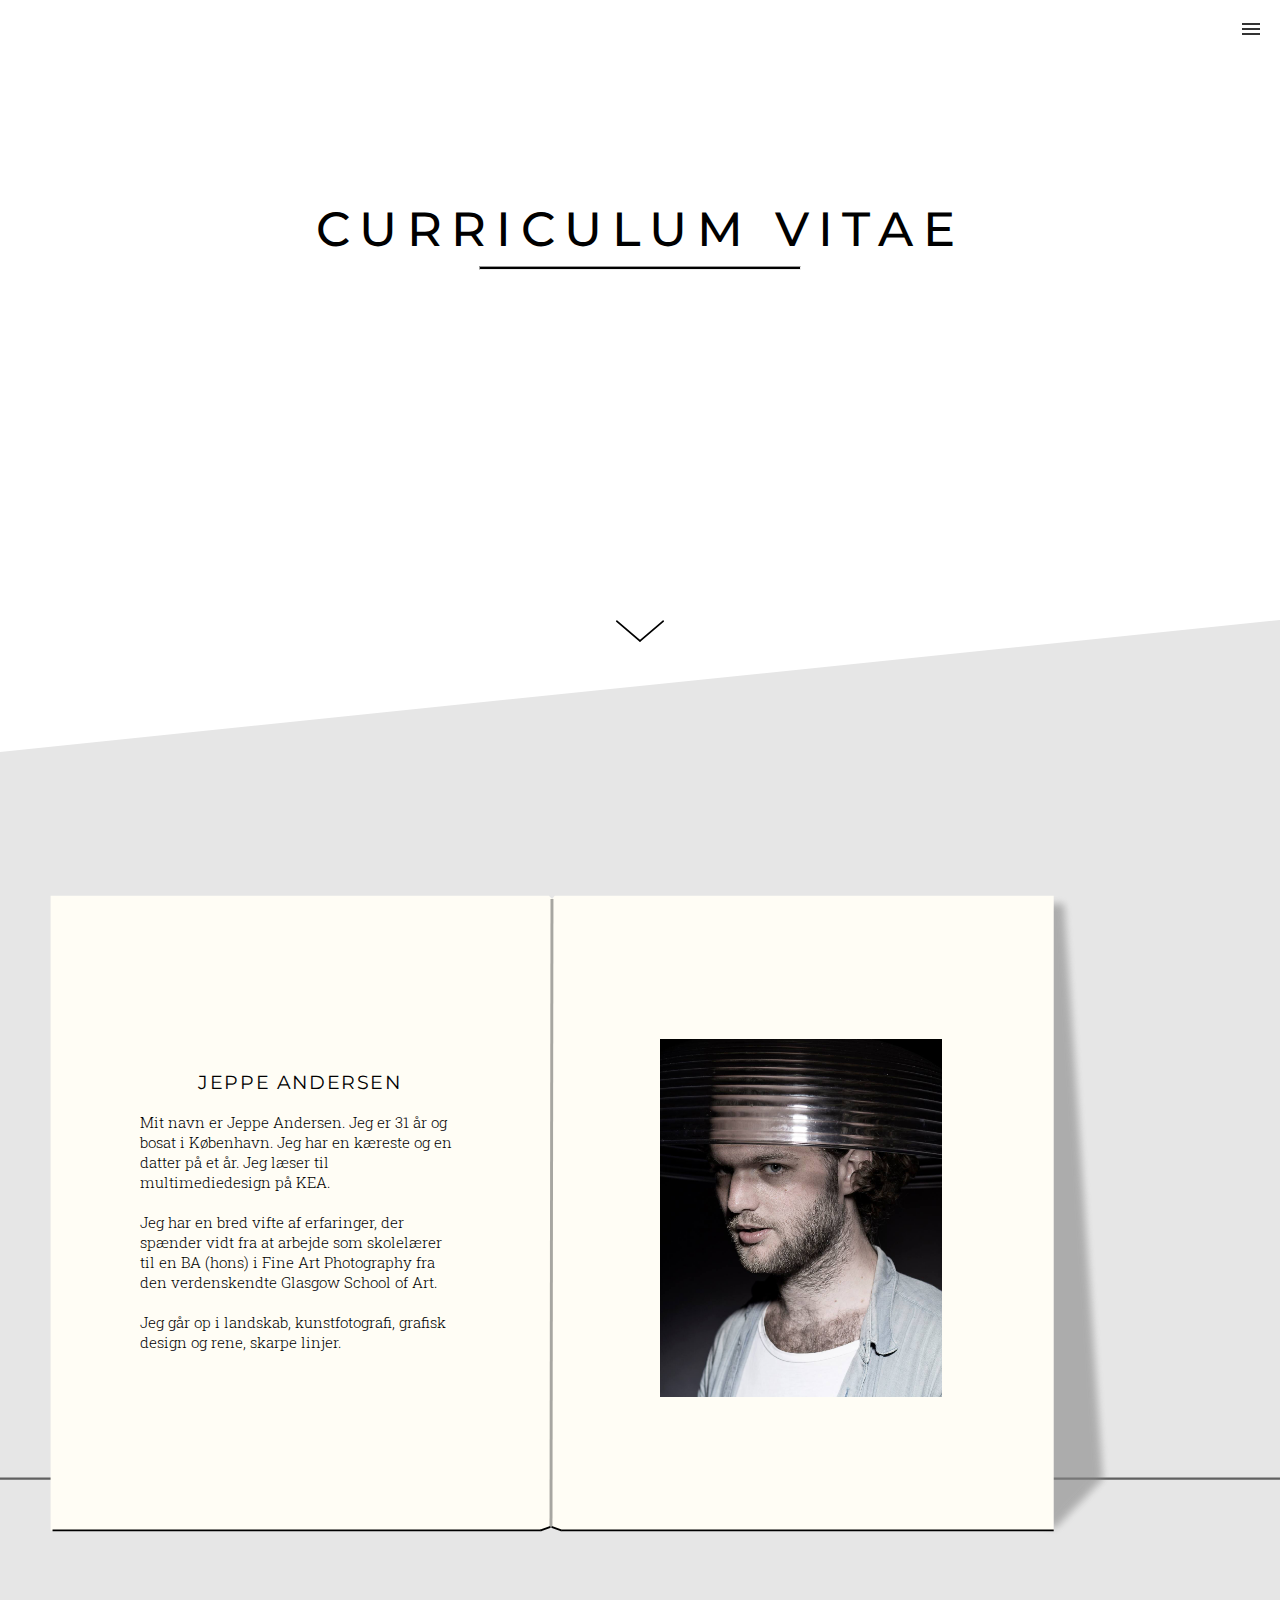
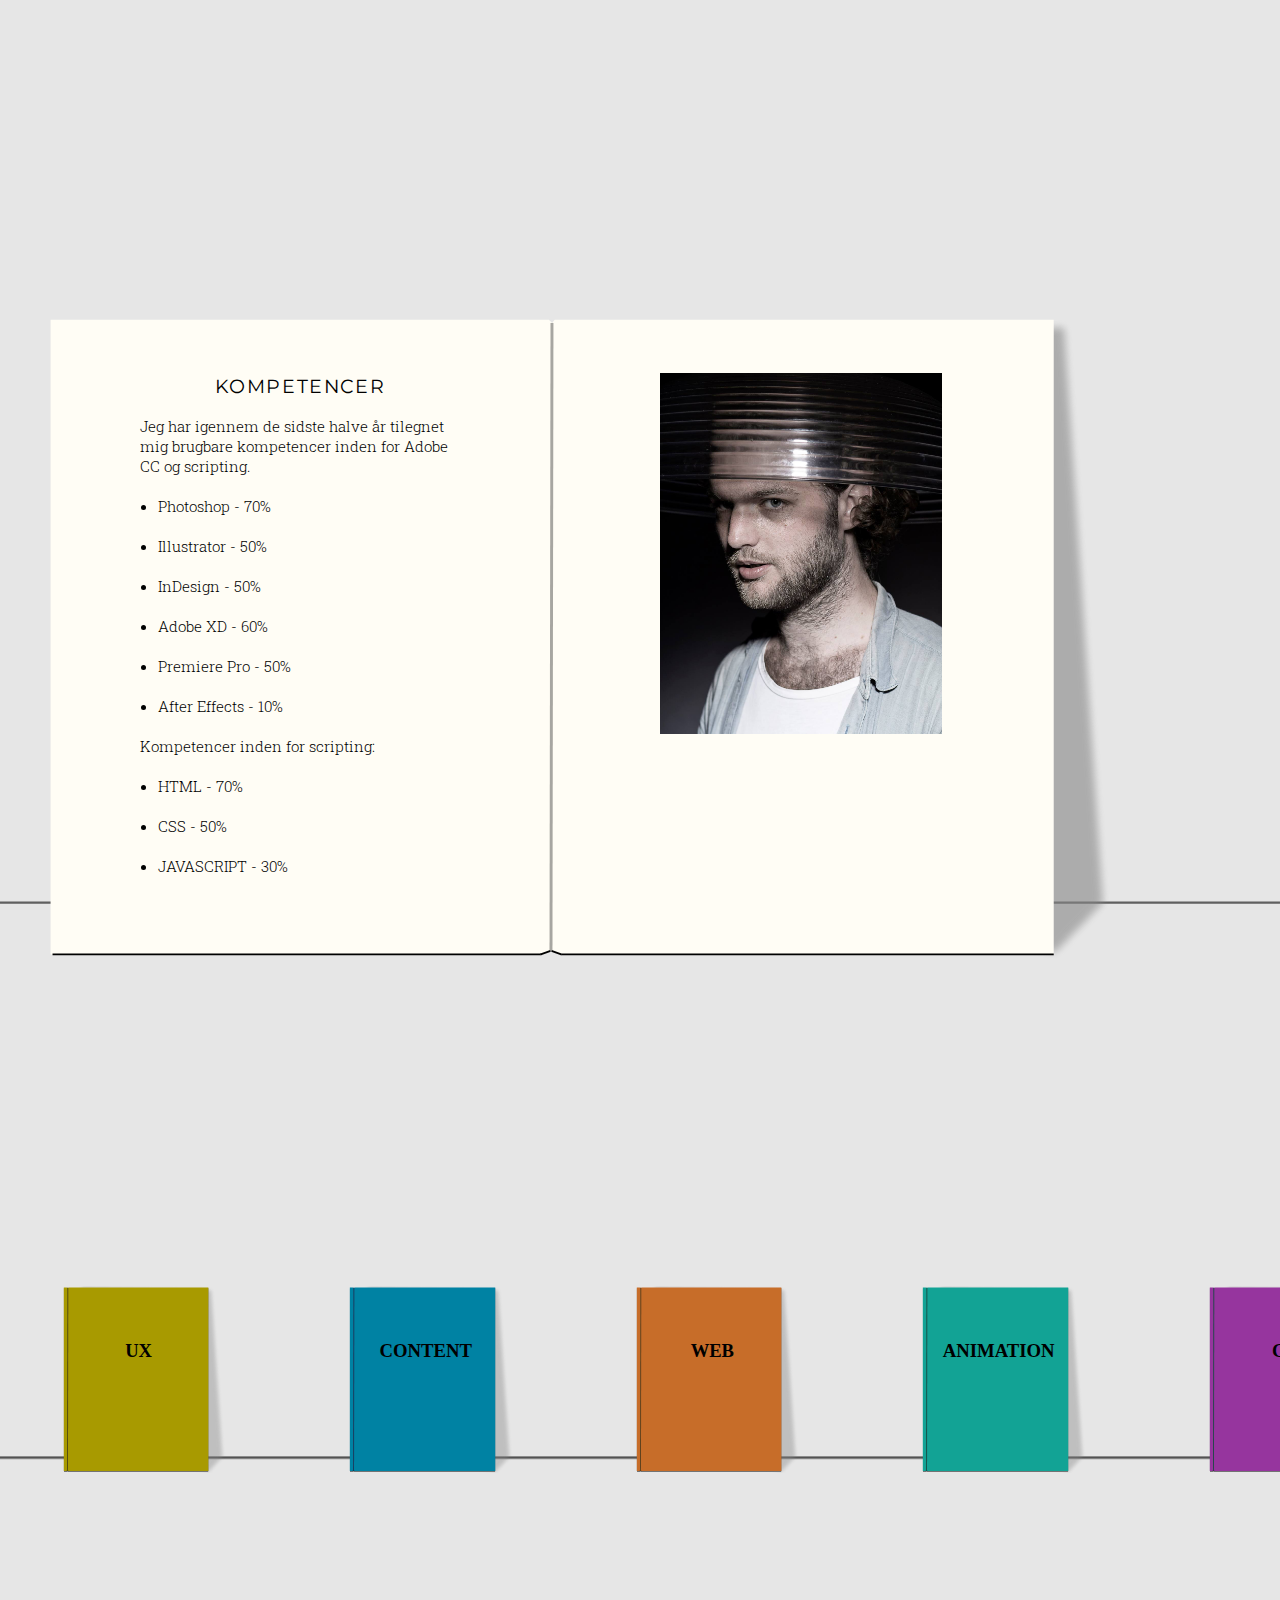
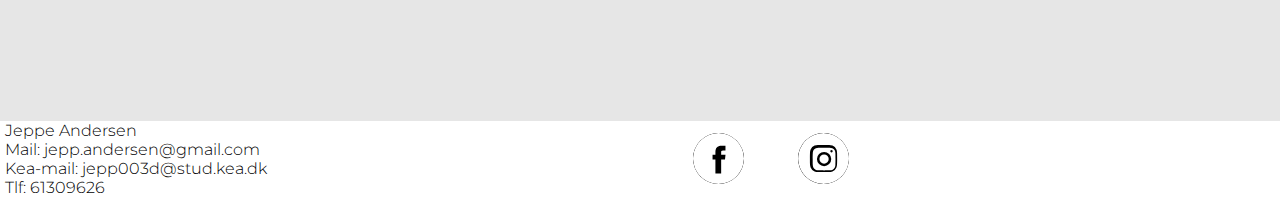
<file: cv.html>
<!DOCTYPE html>
<html lang="da">

<head>
    <meta charset="utf-8">
    <meta name="viewport" content="width=device-width, initial-scale=1.0">
    <title>Portfolio</title>
    <link rel="stylesheet" href="style.css">
    <link href="https://fonts.googleapis.com/css?family=Montserrat:300,400,500,600,700%7COpen+Sans:300,400%7CRoboto+Slab:400,500,600,700,800,900&display=swap%7CCrimson+Text:400,600&display=swap" rel="stylesheet">

    <link rel="apple-touch-icon" sizes="180x180" href="myicons/apple-touch-icon.png">
    <link rel="icon" type="image/png" sizes="32x32" href="myicons/favicon-32x32.png">
    <link rel="icon" type="image/png" sizes="16x16" href="myicons/favicon-16x16.png">
    <link rel="manifest" href="myicons/site.webmanifest">
    <link rel="shortcut icon" href="myicons/favicon.ico">
    <meta name="msapplication-TileColor" content="#da532c">
    <meta name="msapplication-config" content="myicons/browserconfig.xml">
    <meta name="theme-color" content="#ffffff">
</head>

<body>

    <header class="header">
        <nav>

            <input class="menu-btn" type="checkbox" id="menu-btn" />
            <label class="menu-icon" for="menu-btn"><span class="nav-icon"></span></label>
            <ul class="menu">


                <li><a href="index.html">Forside</a></li>
                <li> <a href="animation.html">Animation</a></li>
                <li> <a href="content.html">Indhold</a></li>
                <li> <a href="web.html">Web</a></li>
                <li> <a href="ux.html">Ux</a></li>
                <li> <a href="cv.html">Cv
                        <hr></a></li>

            </ul>
        </nav>

    </header>


    <div class="hide">

        <section id="cv_1" class="">
            <h1>CURRICULUM VITAE

            </h1>
            <hr class="widening">

            <img id="microcopy_web" class="bounce" src="SVG/microcopy_1.svg" alt="microcopy pil">


            <div class="shelf_top">


                <div class="container">
                    <img src="ux_img/book_large1.svg" alt="ux portfolio">
                    <div class="col_text">
                        <h3>JEPPE ANDERSEN</h3>
                        <p>Mit navn er Jeppe Andersen. Jeg er 31 år og bosat i København. Jeg har en kæreste og en datter på et år. Jeg læser til multimediedesign på KEA.<br><br>

                            Jeg har en bred vifte af erfaringer, der spænder vidt fra at arbejde som skolelærer til en BA (hons) i Fine Art Photography fra den verdenskendte Glasgow School of Art.<br><br>

                            Jeg går op i landskab, kunstfotografi, grafisk design og rene, skarpe linjer.
                        </p>

                    </div>
                    <div class="col">
                        <img src="cv_img/profil_billede%20copy.jpg" alt="jeppe andersen profile">
                    </div>

                </div>

            </div>
        </section>


        <section id="cv_2" class="">



            <div class="shelf_mid">


                <div class="container">
                    <img src="ux_img/book_large1.svg" alt="ux portfolio">
                    <div class="col_text">
                        <h3>KOMPETENCER</h3>
                        <p>Jeg har igennem de sidste halve år tilegnet mig brugbare kompetencer inden for Adobe CC og scripting.<br><br> </p>
                        <ul>
                            <li>Photoshop - 70%<br></li>
                            <li>Illustrator - 50%<br></li>
                            <li>InDesign - 50%<br></li>
                            <li>Adobe XD - 60%<br></li>
                            <li>Premiere Pro - 50%<br></li>
                            <li>After Effects - 10%<br></li>
                        </ul>
                        <p>Kompetencer inden for scripting:<br><br></p>
                        <ul>
                            <li>HTML - 70%<br></li>
                            <li>CSS - 50%<br></li>
                            <li>JAVASCRIPT - 30%<br></li>
                        </ul>



                    </div>
                    <div class="col">
                        <img src="cv_img/profil_billede%20copy.jpg" alt="jeppe andersen profile">
                    </div>

                </div>

            </div>
        </section>
        <section id="menu_bottom">


            <div class="shelf_bund">

                <div class="book_bund"><a href="ux.html">
                        <img class="book_bund_menu" src="SVG/ux_book.svg" alt="ux portfolio"></a>
                </div>
                <div class="book_bund"><a href="content.html">
                        <img class="book_bund_menu" src="SVG/content_book.svg" alt="content portfolio"></a>
                </div>
                <div class="book_bund"><a href="web.html">
                        <img class="book_bund_menu" src="SVG/web_book.svg" alt="web portfolio"></a>
                </div>
                <div class="book_bund"><a href="animation.html">
                        <img class="book_bund_menu" src="SVG/animation_book.svg" alt="animation portfolio"></a>
                </div>

                <div class="book_bund"><a href="cv.html">
                        <img class="book_bund_menu" src="SVG/book_cv.svg" alt="animation portfolio"></a>
                </div>

            </div>

        </section>
        <footer>
            <div class="sectionwrapper">
                <div class="col1">
                    <p>Jeppe Andersen
                        <br>Mail: jepp.andersen@gmail.com
                        <br> Kea-mail: jepp003d@stud.kea.dk
                        <br>Tlf: 61309626
                    </p>
                </div>

                <div class="col2">

                    <a target="_blank" href="https://www.facebook.com/jeppe.andersen.9237"> <img src="footer_img/facebook.svg" alt="jeppe andersen facebook"></a>


                    <a target="_blank" href="https://www.instagram.com/artist_jeppeandersen/?hl=da"> <img src="footer_img/instagram.svg" alt="jeppe andersen instagram"> </a>

                </div>
            </div>
        </footer>


    </div>

    <div class="hide_mobil">

        <section id="web_mobil">
            <div class="baggrundsfarve2">
                <div class="content_1">
                    <h1>CURRICULUM VITAE

                    </h1>
                    <hr>

                    <img id="microcopy_mobil" class="bounce" src="SVG/microcopy_1.svg" alt="microcopy pil">
                </div>
            </div>
        </section>




        <section id="web_mobil_1">

            <div class="baggrundsfarve">
                <h3>JEPPE ANDERSEN</h3>

                <div class="content">

                    <div class="col_left">
                        <p>Mit navn er Jeppe Andersen. Jeg er 31 år og bosat i København. Jeg har en kæreste og en datter på et år. Jeg læser til multimediedesign på KEA.<br><br>

                            Jeg har en bred vifte af erfaringer, der spænder vidt fra at arbejde som klasselærer til en BA (hons) i Fine Art Photography fra den verdenskendte Glasgow School of Art.<br><br>

                            Jeg går op i landskab, kunstfotografi, grafisk design og rene, skarpe linjer.

                        </p>
                    </div>
                    <div class="col_right">
                        <img src="cv_img/profil_billede%20copy.jpg" alt="jeppe andersen profile">
                    </div>

                </div>
            </div>
        </section>

        <section id="web_mobil_2">

            <div class="baggrundsfarve2">
                <h3>KOMPETENCER</h3>

                <div class="content">

                    <div class="col_left">
                        <p>Jeg har igennem de sidste halve år tilegnet mig brugbare kompetencer inden for Adobe CC og scripting.<br><br> </p>
                        <ul>
                            <li>Photoshop - 70%<br></li>
                            <li>Illustrator - 50%<br></li>
                            <li>InDesign - 50%<br></li>
                            <li>Adobe XD - 60%<br></li>
                            <li>Premiere Pro - 50%<br></li>
                            <li>After Effects - 10%<br></li>
                        </ul>
                        <p>Kompetencer inden for scripting:<br><br></p>
                        <ul>
                            <li>HTML - 70%<br></li>
                            <li>CSS - 50%<br></li>
                            <li>JAVASCRIPT - 30%<br></li>
                        </ul>
                    </div>
                    <div class="col_right">

                    </div>

                </div>
            </div>
        </section>

        <footer>
            <div class="sectionwrapper">
                <div class="col1">
                    <p>Jeppe Andersen
                        <br>Mail: jepp.andersen@gmail.com
                        <br> Kea-mail: jepp003d@stud.kea.dk
                        <br>Tlf: 61309626
                    </p>
                </div>

                <div class="col2">

                    <a target="_blank" href="https://www.facebook.com/jeppe.andersen.9237"> <img src="footer_img/facebook.svg" alt="jeppe andersen facebook"></a>


                    <a target="_blank" href="https://www.instagram.com/artist_jeppeandersen/?hl=da"> <img src="footer_img/instagram.svg" alt="jeppe andersen instagram"> </a>

                </div>
            </div>
        </footer>
    </div>

</body>

</html>
</file>
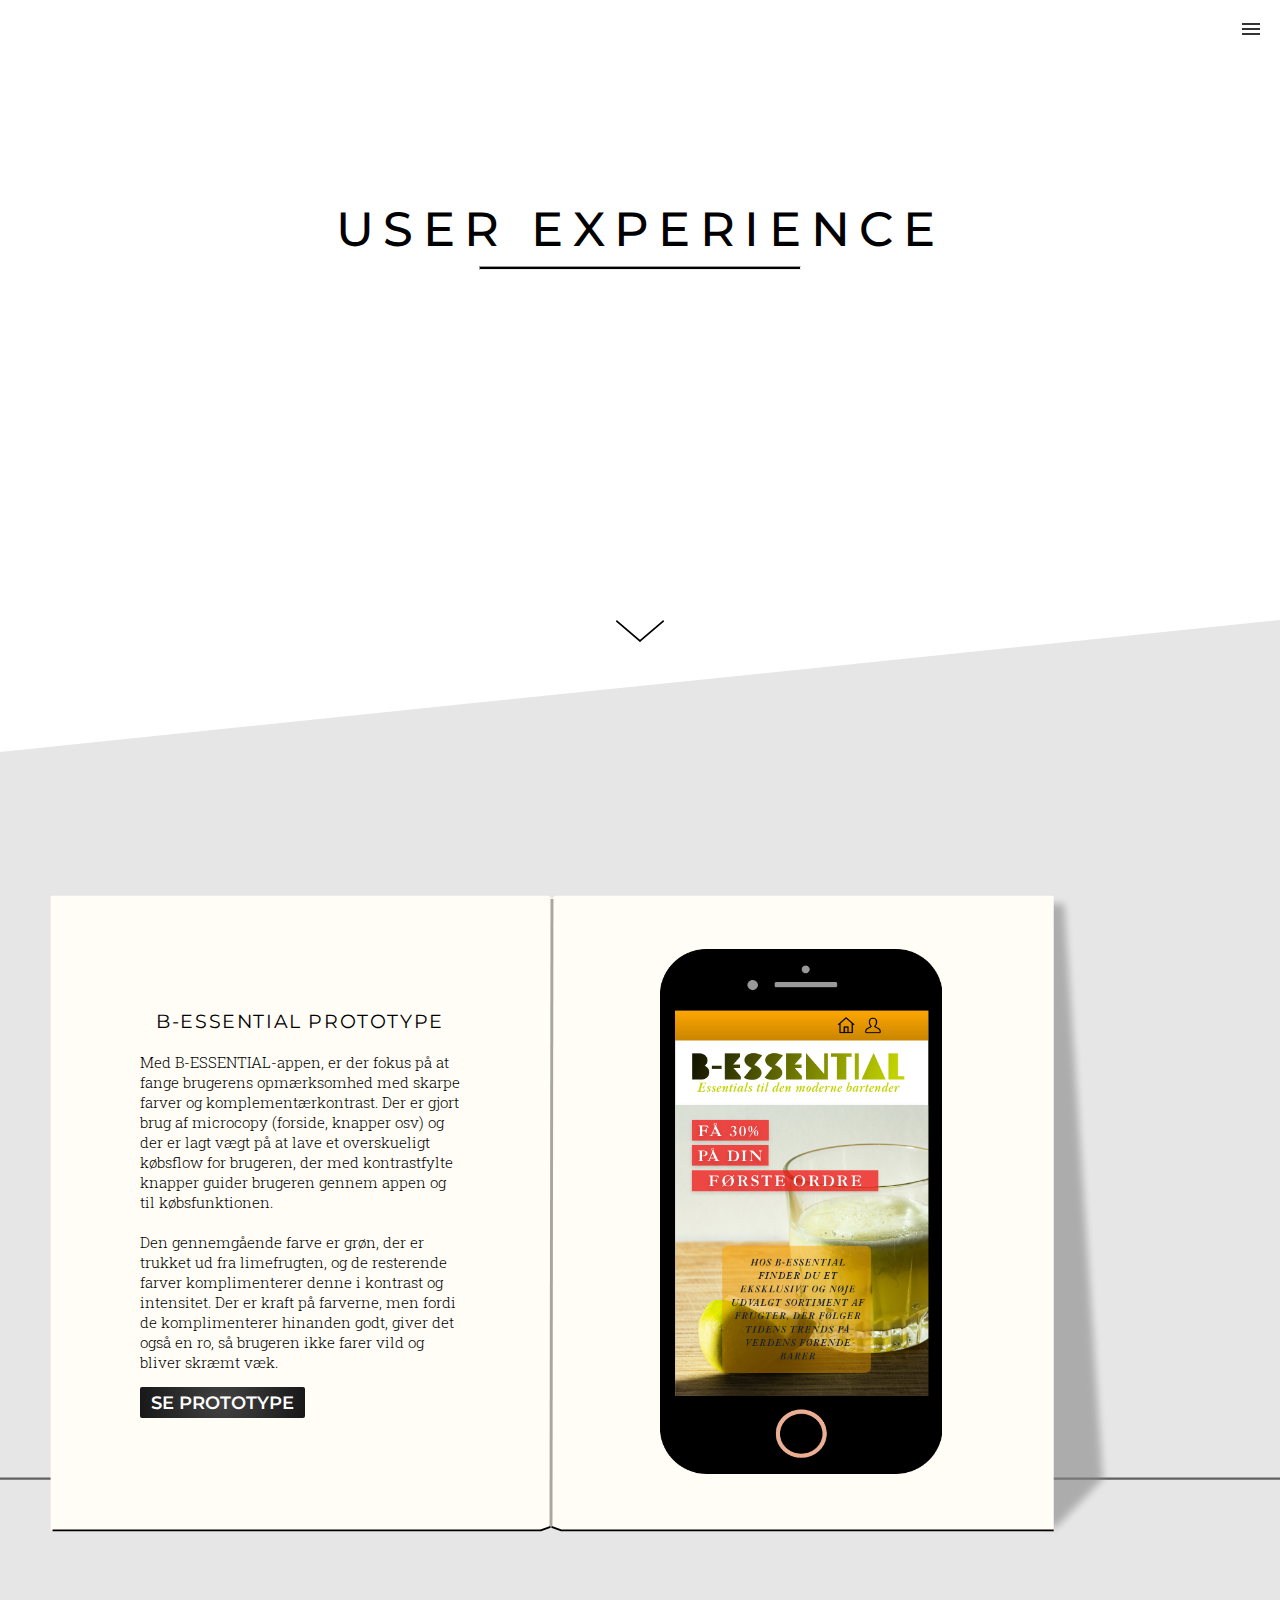
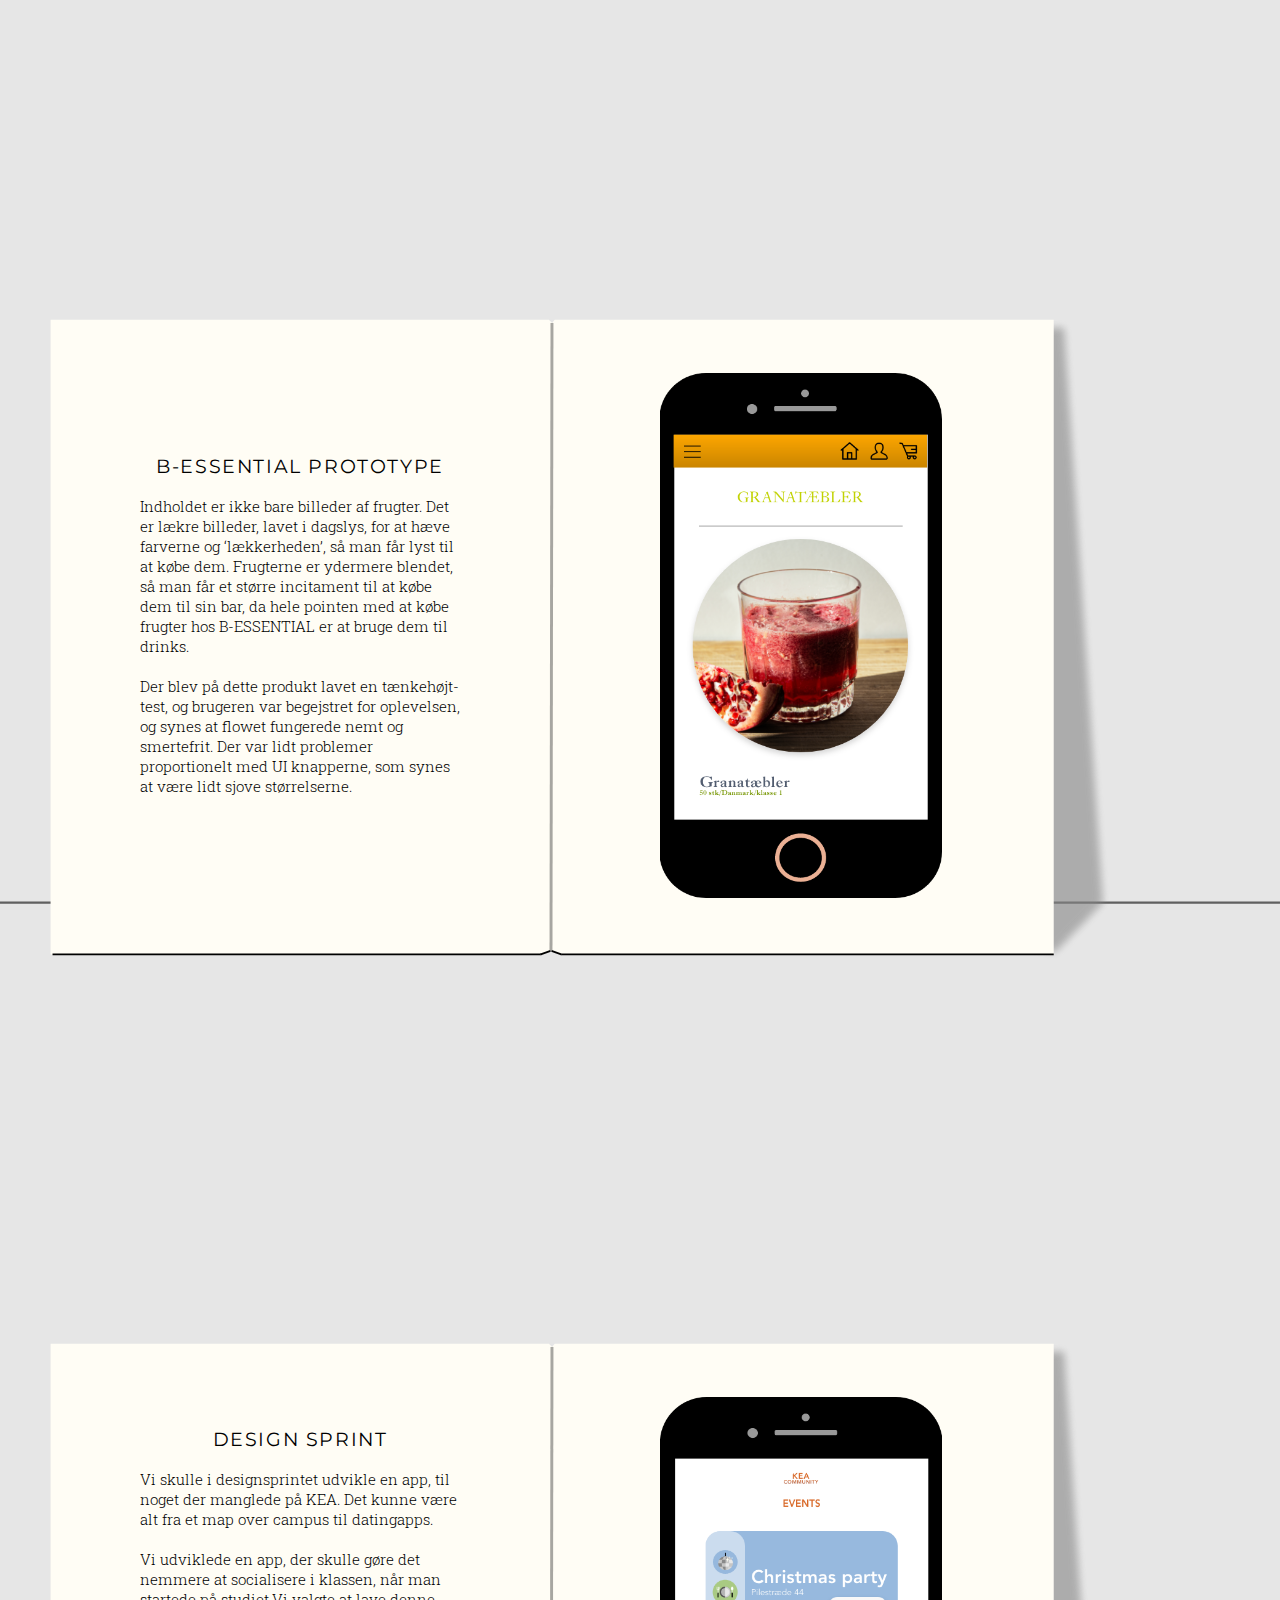
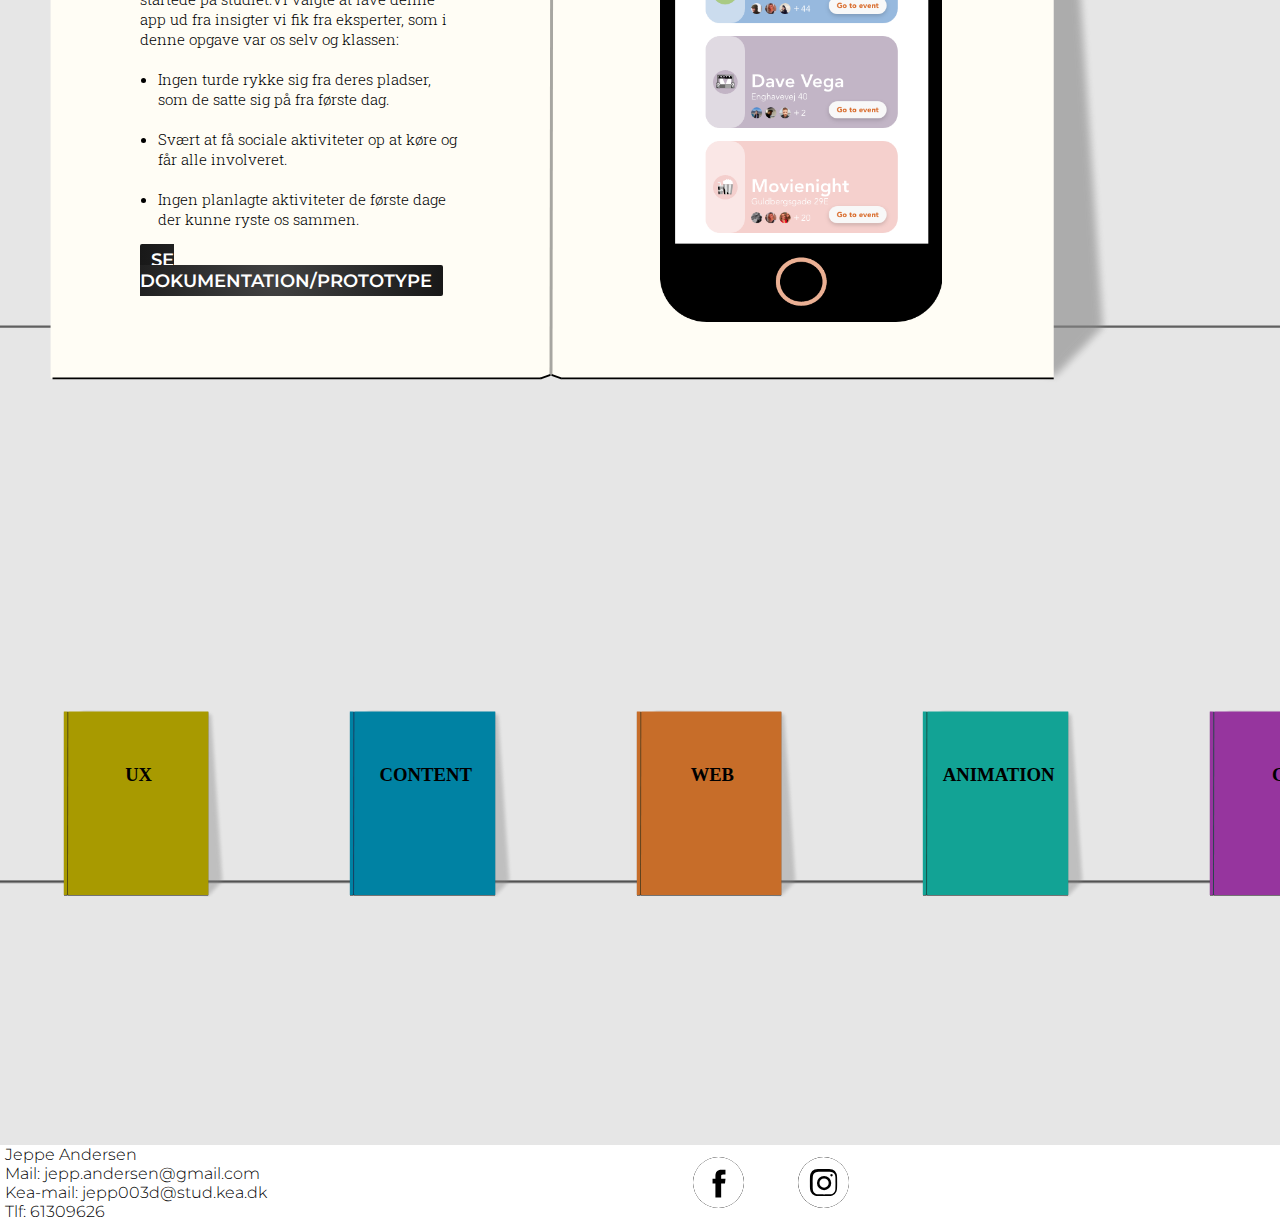
<file: ux.html>
<!DOCTYPE html>
<html lang="da">

<head>
    <meta charset="utf-8">
    <meta name="viewport" content="width=device-width, initial-scale=1.0">
    <title>Portfolio</title>
    <link rel="stylesheet" href="style.css">
    <link href="https://fonts.googleapis.com/css?family=Montserrat:300,400,500,600,700%7COpen+Sans:300,400%7CRoboto+Slab:400,500,600,700,800,900&display=swap%7CCrimson+Text:400,600&display=swap" rel="stylesheet">

    <link rel="apple-touch-icon" sizes="180x180" href="myicons/apple-touch-icon.png">
    <link rel="icon" type="image/png" sizes="32x32" href="myicons/favicon-32x32.png">
    <link rel="icon" type="image/png" sizes="16x16" href="myicons/favicon-16x16.png">
    <link rel="manifest" href="myicons/site.webmanifest">
    <link rel="shortcut icon" href="myicons/favicon.ico">
    <meta name="msapplication-TileColor" content="#da532c">
    <meta name="msapplication-config" content="myicons/browserconfig.xml">
    <meta name="theme-color" content="#ffffff">
</head>

<body>



    <header class="header">
        <nav>

            <input class="menu-btn" type="checkbox" id="menu-btn" />
            <label class="menu-icon" for="menu-btn"><span class="nav-icon"></span></label>
            <ul class="menu">


                <li><a href="index.html">Forside</a></li>
                <li> <a href="animation.html">Animation</a></li>
                <li> <a href="content.html">Indhold</a></li>
                <li> <a href="web.html">Web</a></li>
                <li> <a href="ux.html">Ux
                        <hr></a></li>
                <li> <a href="cv.html">Cv</a></li>

            </ul>
        </nav>

    </header>

    <div class="hide">


        <section id="ux_1" class="">
            <h1>USER EXPERIENCE</h1>
            <hr class="widening">


            <img id="microcopy_web" class="bounce" src="SVG/microcopy_1.svg" alt="microcopy pil">


            <div class="shelf_top">


                <div class="container">
                    <img src="ux_img/book_large1.svg" alt="ux portfolio">
                    <div class="col_text">
                        <h3 id="kompetence">B-ESSENTIAL PROTOTYPE

                        </h3>






                        <p>Med B-ESSENTIAL-appen, er der fokus på at fange brugerens opmærksomhed med skarpe farver og komplementærkontrast. Der er gjort brug af microcopy (forside, knapper osv) og der er lagt vægt på at lave et overskueligt købsflow for brugeren, der med kontrastfylte knapper guider brugeren gennem appen og til købsfunktionen. <br> <br>

                            Den gennemgående farve er grøn, der er trukket ud fra limefrugten, og de resterende farver komplimenterer denne i kontrast og intensitet. Der er kraft på farverne, men fordi de komplimenterer hinanden godt, giver det også en ro, så brugeren ikke farer vild og bliver skræmt væk.<br><br>
                        </p>
                        <div class="link"> <a target="_blank" href="https://xd.adobe.com/view/632aec32-343a-407c-467e-6115e5667339-151b/?fullscreen">SE PROTOTYPE</a></div>
                    </div>
                    <div class="col">
                        <img id="scroll" src="ux_img/B-essential1.png" alt="kea community prototype">
                    </div>



                </div>




            </div>
        </section>



        <section id="ux_2">


            <div class="shelf_mid">


                <div class="container">
                    <img src="ux_img/book_large1.svg" alt="ux portfolio">
                    <div class="col_text">

                        <h3>B-ESSENTIAL PROTOTYPE</h3>
                        <p>
                            Indholdet er ikke bare billeder af frugter. Det er lækre billeder, lavet i dagslys, for at hæve farverne og ‘lækkerheden’, så man får lyst til at købe dem. Frugterne er ydermere blendet, så man får et større incitament til at købe dem til sin bar, da hele pointen med at købe frugter hos B-ESSENTIAL er at bruge dem til drinks.<br> <br>

                            Der blev på dette produkt lavet en tænkehøjt-test, og brugeren var begejstret for oplevelsen, og synes at flowet fungerede nemt og smertefrit. Der var lidt problemer proportionelt med UI knapperne, som synes at være lidt sjove størrelserne.<br><br>
                        </p>
                    </div>
                    <div class="col">
                        <img src="ux_img/B-essential2.png" alt="kea community prototype">
                    </div>
                </div>
            </div>
        </section>




        <section id="ux_3">


            <div class="shelf_mid">


                <div class="container">
                    <img src="ux_img/book_large1.svg" alt="ux portfolio">
                    <div class="col_text">
                        <h3>DESIGN SPRINT</h3>
                        <p>Vi skulle i designsprintet udvikle en app, til noget der manglede på KEA. Det kunne være alt fra et map over campus til datingapps.<br><br>

                            Vi udviklede en app, der skulle gøre det nemmere at socialisere i klassen, når man startede på studiet.Vi valgte at lave denne app ud fra insigter vi fik fra eksperter, som i denne opgave var os selv og klassen:<br><br></p>

                        <ul>
                            <li>Ingen turde rykke sig fra deres pladser, som de satte sig på fra første dag.</li>
                            <li> Svært at få sociale aktiviteter op at køre og får alle involveret.</li>
                            <li>Ingen planlagte aktiviteter de første dage der kunne ryste os sammen.</li>
                        </ul>
                        <div class="link"> <a target="_blank" href="ux_img/designsprint.pdf">SE DOKUMENTATION/PROTOTYPE</a></div>






                    </div>
                    <div class="col">
                        <img class="img" src="ux_img/kea_community.png" alt="kea app designsprint">
                    </div>

                </div>




            </div>
        </section>

        <section id="menu_bottom">


            <div class="shelf_bund">

                <div class="book_bund"><a href="ux.html">
                        <img class="book_bund_menu" src="SVG/ux_book.svg" alt="ux portfolio"></a>
                </div>
                <div class="book_bund"><a href="content.html">
                        <img class="book_bund_menu" src="SVG/content_book.svg" alt="content portfolio"></a>
                </div>
                <div class="book_bund"><a href="web.html">
                        <img class="book_bund_menu" src="SVG/web_book.svg" alt="web portfolio"></a>
                </div>
                <div class="book_bund"><a href="animation.html">
                        <img class="book_bund_menu" src="SVG/animation_book.svg" alt="animation portfolio"></a>
                </div>

                <div class="book_bund"><a href="cv.html">
                        <img class="book_bund_menu" src="SVG/book_cv.svg" alt="animation portfolio"></a>
                </div>

            </div>

        </section>

        <footer>
            <div class="sectionwrapper">
                <div class="col1">
                    <p>Jeppe Andersen
                        <br>Mail: jepp.andersen@gmail.com
                        <br> Kea-mail: jepp003d@stud.kea.dk
                        <br>Tlf: 61309626
                    </p>
                </div>

                <div class="col2">

                    <a target="_blank" href="https://www.facebook.com/jeppe.andersen.9237"> <img src="footer_img/facebook.svg" alt="jeppe andersen facebook"></a>


                    <a target="_blank" href="https://www.instagram.com/artist_jeppeandersen/?hl=da"> <img src="footer_img/instagram.svg" alt="jeppe andersen instagram"> </a>

                </div>
            </div>
        </footer>
    </div>

    <div class="hide_mobil">

        <section id="ux_mobil">
            <div class="baggrundsfarve2">
                <div class="content_1">
                    <h1>USER EXPERIENCE

                    </h1>
                    <hr>
                    <img id="microcopy_mobil" class="bounce" src="SVG/microcopy_1.svg" alt="microcopy pil">

                </div>
            </div>
        </section>

        <section id="ux_mobil_1">

            <div class="baggrundsfarve">
                <h3>B-ESSENTIAL PROTOTYPE</h3>

                <div class="content">

                    <div class="col_left">

                        <p>Med B-ESSENTIAL-appen, er der fokus på at fange brugerens opmærksomhed med skarpe farver og komplementærkontrast. Der er gjort brug af microcopy (forside, knapper osv) og der er lagt vægt på at lave et overskueligt købsflow for brugeren, der med kontrastfylte knapper guider brugeren gennem appen og til købsfunktionen. <br> <br>

                            Den gennemgående farve er grøn, der er trukket ud fra limefrugten, og de resterende farver komplimenterer denne i kontrast og intensitet. Der er kraft på farverne, men fordi de komplimenterer hinanden godt, giver det også en ro, så brugeren ikke farer vild og bliver skræmt væk.<br><br>
                        </p>
                        <div class="link"><a target="_blank" href="https://xd.adobe.com/view/632aec32-343a-407c-467e-6115e5667339-151b/?fullscreen">SE PROTOTYPE</a></div>
                    </div>
                    <div class="col_right"> <img src="ux_img/B-essential1.png" alt="kea community prototype"></div>



                </div>

            </div>
        </section>

        <section id="ux_mobil_2">

            <div class="baggrundsfarve2">
                <h3>B-ESSENTIAL PROTOTYPE</h3>
                <div class="content">

                    <div class="col_left"> <img src="ux_img/B-essential2.png" alt="kea community prototype"></div>
                    <div class="col_right">

                        <p>
                            Indholdet er ikke bare billeder af frugter. Det er lækre billeder, lavet i dagslys, for at hæve farverne og ‘lækkerheden’, så man får lyst til at købe dem. Frugterne er ydermere blendet, så man får et større incitament til at købe dem til sin bar, da hele pointen med at købe frugter hos B-ESSENTIAL er at bruge dem til drinks.<br> <br>

                            Der blev på dette produkt lavet en tænkehøjt-test, og brugeren var begejstret for oplevelsen, og synes at flowet fungerede nemt og smertefrit. Der var lidt problemer proportionelt med UI knapperne, som synes at være lidt sjove størrelserne.<br><br>
                        </p>
                    </div>

                </div>
            </div>
        </section>

        <section id="ux_mobil_3">

            <div class="baggrundsfarve">
                <h3>DESIGN SPRINT</h3>
                <div class="content">

                    <div class="col_left"><img class="img" src="ux_img/kea_community.png" alt="kea app designsprint"></div>
                    <div class="col_right">

                        <p>Vi skulle i designsprintet udvikle en app, til noget der manglede på KEA. Det kunne være alt fra et map over campus til datingapps.<br><br>

                            Vi udviklede en app, der skulle gøre det nemmere at socialisere i klassen, når man startede på studiet.Vi valgte at lave denne app ud fra insigter vi fik fra eksperter, som i denne opgave var os selv og klassen:<br><br></p>

                        <ul>
                            <li>Ingen turde rykke sig fra deres pladser, som de satte sig på fra første dag.</li>
                            <li> Svært at få sociale aktiviteter op at køre og får alle involveret.</li>
                            <li>Ingen planlagte aktiviteter de første dage der kunne ryste os sammen.</li>
                        </ul>
                        <div class="link"> <a href="ux_img/designsprint.pdf">SE DOKUMENTATION</a></div>
                    </div>

                </div>
            </div>
        </section>

        <footer>
            <div class="sectionwrapper">
                <div class="col1">
                    <p>Jeppe Andersen
                        <br>Mail: jepp.andersen@gmail.com
                        <br> Kea-mail: jepp003d@stud.kea.dk
                        <br>Tlf: 61309626
                    </p>
                </div>

                <div class="col2">

                    <a target="_blank" href="https://www.facebook.com/jeppe.andersen.9237"> <img src="footer_img/facebook.svg" alt="jeppe andersen facebook"></a>


                    <a target="_blank" href="https://www.instagram.com/artist_jeppeandersen/?hl=da"> <img src="footer_img/instagram.svg" alt="jeppe andersen instagram"> </a>

                </div>
            </div>
        </footer>

    </div>


    <script src="script.js"></script>
</body>

</html>
</file>
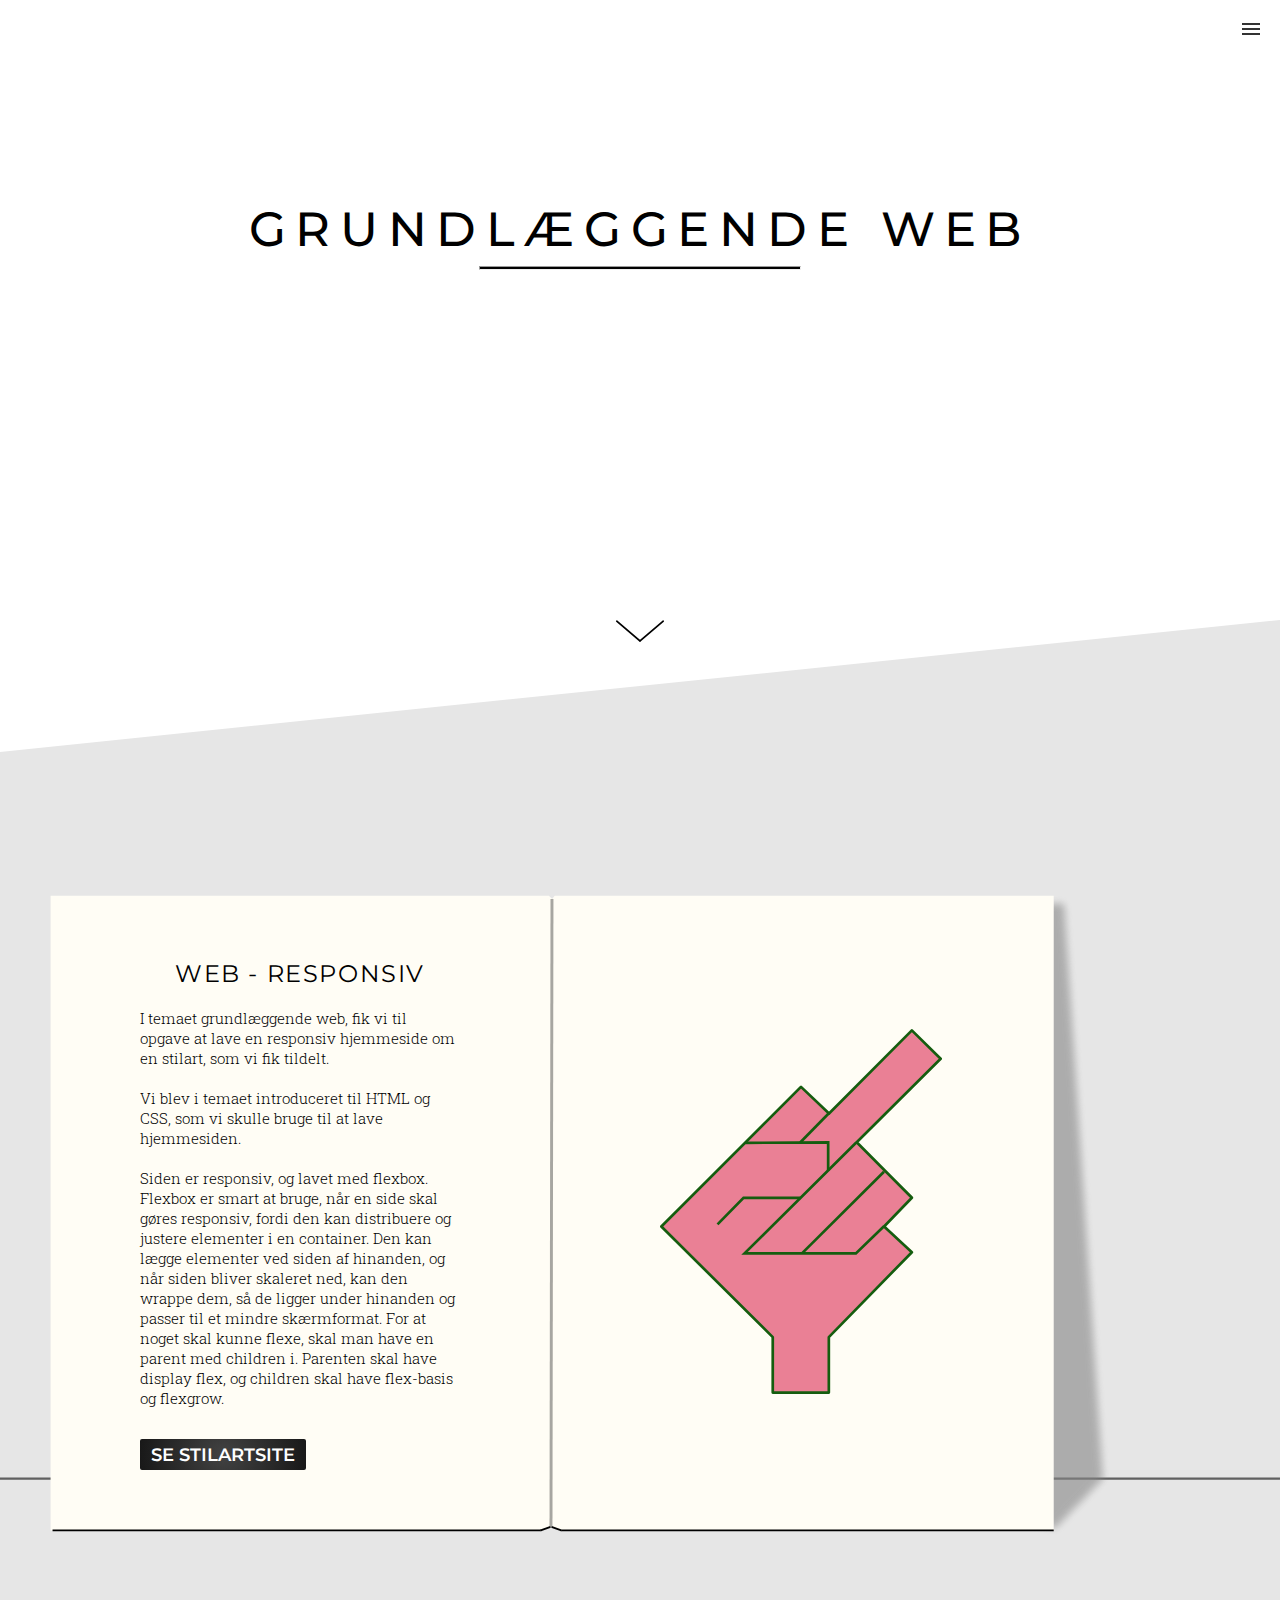
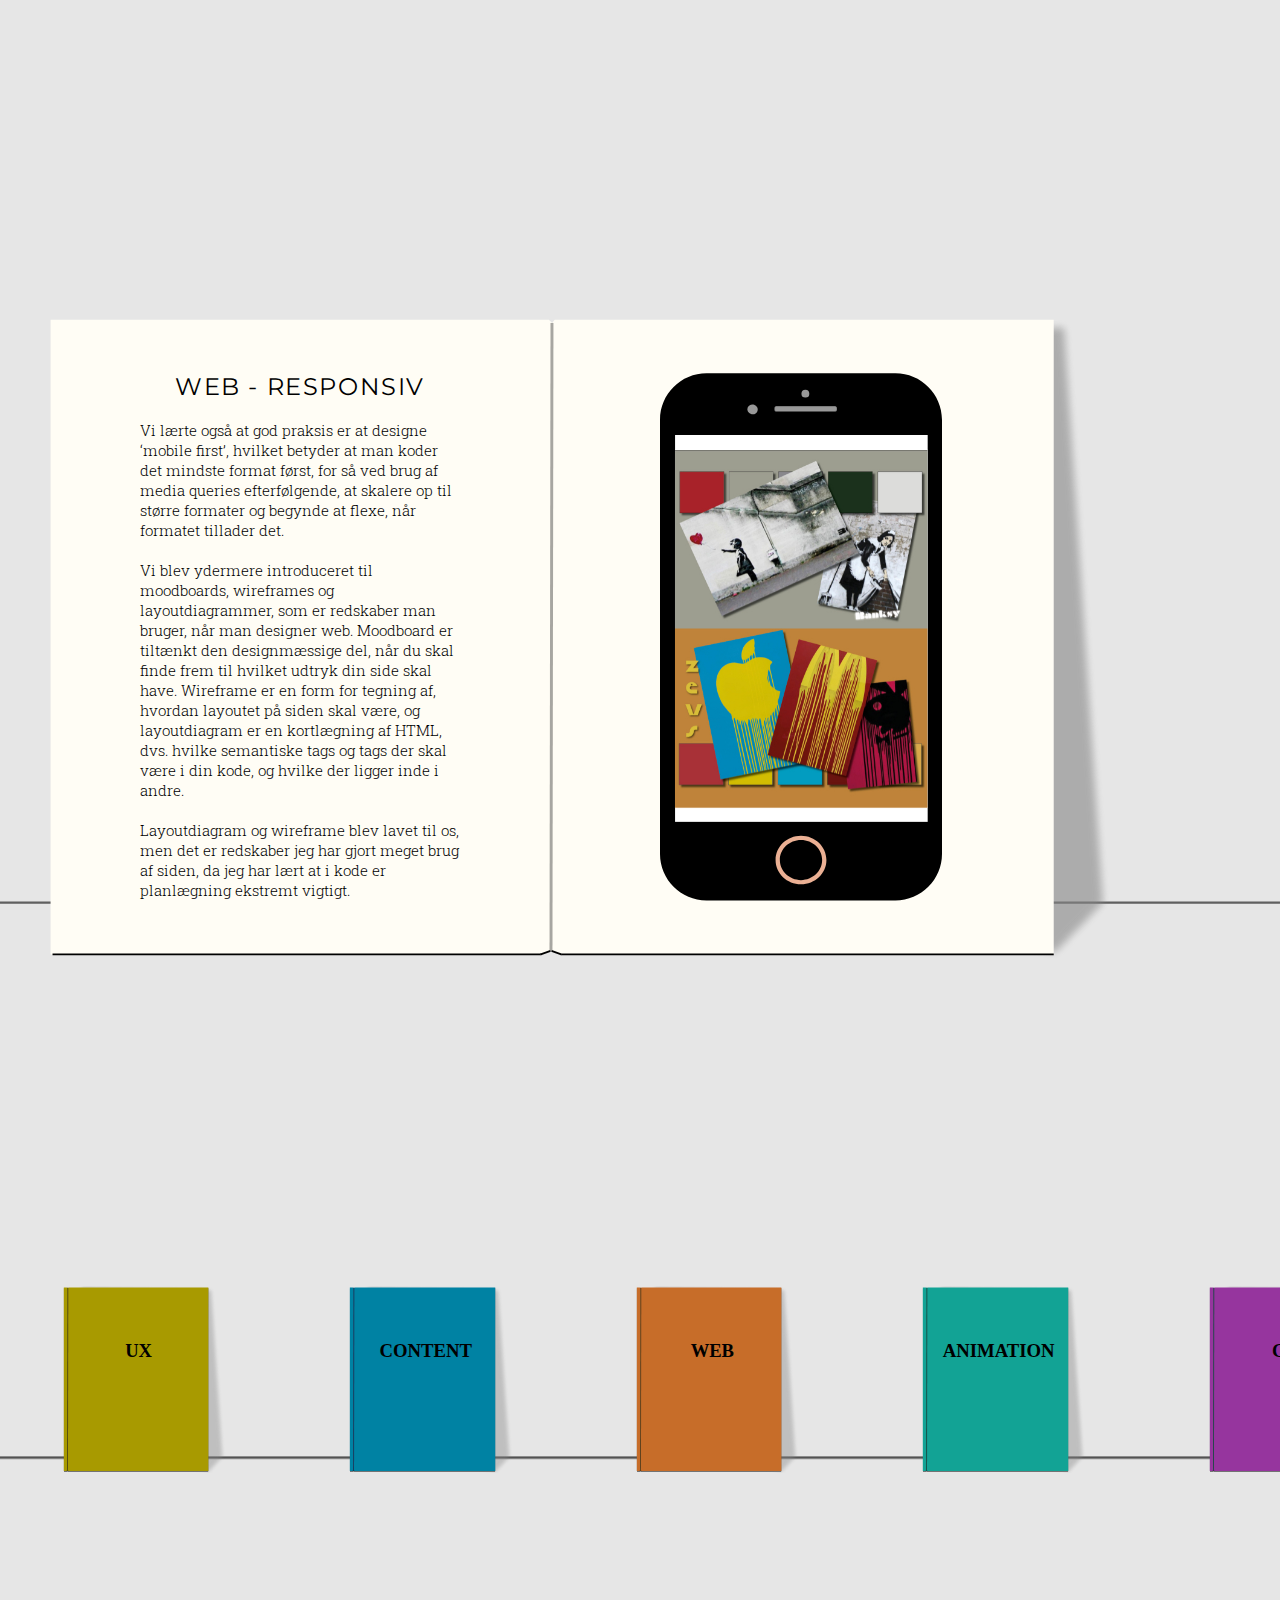
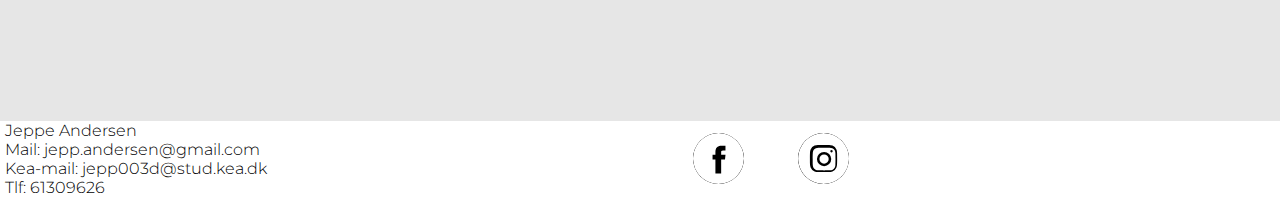
<file: web.html>
<!DOCTYPE html>
<html lang="da">

<head>
    <meta charset="utf-8">
    <meta name="viewport" content="width=device-width, initial-scale=1.0">
    <title>Portfolio</title>
    <link rel="stylesheet" href="style.css">
    <link href="https://fonts.googleapis.com/css?family=Montserrat:300,400,500,600,700%7COpen+Sans:300,400%7CRoboto+Slab:400,500,600,700,800,900&display=swap%7CCrimson+Text:400,600&display=swap" rel="stylesheet">

    <link rel="apple-touch-icon" sizes="180x180" href="myicons/apple-touch-icon.png">
    <link rel="icon" type="image/png" sizes="32x32" href="myicons/favicon-32x32.png">
    <link rel="icon" type="image/png" sizes="16x16" href="myicons/favicon-16x16.png">
    <link rel="manifest" href="myicons/site.webmanifest">
    <link rel="shortcut icon" href="myicons/favicon.ico">
    <meta name="msapplication-TileColor" content="#da532c">
    <meta name="msapplication-config" content="myicons/browserconfig.xml">
    <meta name="theme-color" content="#ffffff">
</head>

<body>

    <header class="header">
        <nav>

            <input class="menu-btn" type="checkbox" id="menu-btn" />
            <label class="menu-icon" for="menu-btn"><span class="nav-icon"></span></label>
            <ul class="menu">


                <li><a href="index.html">Forside</a></li>
                <li> <a href="animation.html">Animation</a></li>
                <li> <a href="content.html">Indhold</a></li>
                <li> <a href="web.html">Web
                        <hr></a></li>
                <li> <a href="ux.html">Ux</a></li>
                <li> <a href="cv.html">Cv</a></li>

            </ul>
        </nav>

    </header>

    <div class="hide">

        <section id="web_1">
            <h1>GRUNDLÆGGENDE WEB

            </h1>
            <hr class="widening">

            <img id="microcopy_web" class="bounce" src="SVG/microcopy_1.svg" alt="microcopy pil">
            <div class="shelf_top">


                <div class="container">
                    <img src="ux_img/book_large1.svg" alt="ux portfolio">
                    <div class="col_text">
                        <h2>WEB - RESPONSIV</h2>
                        <p>I temaet grundlæggende web, fik vi til opgave at lave en responsiv hjemmeside om en stilart, som vi fik tildelt.<br><br>

                            Vi blev i temaet introduceret til HTML og CSS, som vi skulle bruge til at lave hjemmesiden.<br><br>

                            Siden er responsiv, og lavet med flexbox. Flexbox er smart at bruge, når en side skal gøres responsiv, fordi den kan distribuere og justere elementer i en container. Den kan lægge elementer ved siden af hinanden, og når siden bliver skaleret ned, kan den wrappe dem, så de ligger under hinanden og passer til et mindre skærmformat. For at noget skal kunne flexe, skal man have en parent med children i. Parenten skal have display flex, og children skal have flex-basis og flexgrow.</p><br><br>
                        <div class="link"> <a target="_blank" href="http://keajeppe.dk/kea/02_web/04_responsiv/02_04_01_responsive_v2/index.html">SE STILARTSITE</a></div>




                    </div>
                    <div class="col">
                        <img src="web_img/fuck_2.svg" alt="fav icon street art">
                    </div>

                </div>
            </div>
        </section>

        <section id="web_2">


            <div class="shelf_mid">


                <div class="container">
                    <img src="ux_img/book_large1.svg" alt="ux portfolio">
                    <div class="col_text">

                        <h2>WEB - RESPONSIV</h2>
                        <p>
                            Vi lærte også at god praksis er at designe ‘mobile first’, hvilket betyder at man koder det mindste format først, for så ved brug af media queries efterfølgende, at skalere op til større formater og begynde at flexe, når formatet tillader det.<br><br>

                            Vi blev ydermere introduceret til moodboards, wireframes og layoutdiagrammer, som er redskaber man bruger, når man designer web. Moodboard er tiltænkt den designmæssige del, når du skal finde frem til hvilket udtryk din side skal have. Wireframe er en form for tegning af, hvordan layoutet på siden skal være, og layoutdiagram er en kortlægning af HTML, dvs. hvilke semantiske tags og tags der skal være i din kode, og hvilke der ligger inde i andre.<br><br>

                            Layoutdiagram og wireframe blev lavet til os, men det er redskaber jeg har gjort meget brug af siden, da jeg har lært at i kode er planlægning ekstremt vigtigt.

                        </p>
                    </div>
                    <div class="col">
                        <img src="web_img/moodboard_1.svg" alt="moodboard street art webpage">
                    </div>
                </div>
            </div>
        </section>

        <section id="menu_bottom">


            <div class="shelf_bund">

                <div class="book_bund"><a href="ux.html">
                        <img class="book_bund_menu" src="SVG/ux_book.svg" alt="ux portfolio"></a>
                </div>
                <div class="book_bund"><a href="content.html">
                        <img class="book_bund_menu" src="SVG/content_book.svg" alt="content portfolio"></a>
                </div>
                <div class="book_bund"><a href="web.html">
                        <img class="book_bund_menu" src="SVG/web_book.svg" alt="web portfolio"></a>
                </div>
                <div class="book_bund"><a href="animation.html">
                        <img class="book_bund_menu" src="SVG/animation_book.svg" alt="animation portfolio"></a>
                </div>

                <div class="book_bund"><a href="cv.html">
                        <img class="book_bund_menu" src="SVG/book_cv.svg" alt="animation portfolio"></a>
                </div>

            </div>

        </section>
        <footer>
            <div class="sectionwrapper">
                <div class="col1">
                    <p>Jeppe Andersen
                        <br>Mail: jepp.andersen@gmail.com
                        <br> Kea-mail: jepp003d@stud.kea.dk
                        <br>Tlf: 61309626
                    </p>
                </div>

                <div class="col2">

                    <a target="_blank" href="https://www.facebook.com/jeppe.andersen.9237"> <img src="footer_img/facebook.svg" alt="jeppe andersen facebook"></a>


                    <a target="_blank" href="https://www.instagram.com/artist_jeppeandersen/?hl=da"> <img src="footer_img/instagram.svg" alt="jeppe andersen instagram"> </a>

                </div>
            </div>
        </footer>
    </div>

    <div class="hide_mobil">

        <section id="web_mobil">
            <div class="baggrundsfarve2">
                <div class="content_1">
                    <h1>WEB

                    </h1>
                    <hr>
                    <img id="microcopy_mobil" class="bounce" src="SVG/microcopy_1.svg" alt="microcopy pil">

                </div>
            </div>
        </section>




        <section id="web_mobil_1">

            <div class="baggrundsfarve">
                <h3>WEB - RESPONSIV</h3>

                <div class="content">

                    <div class="col_left">
                        <img src="web_img/fuck_2.svg" alt="fav icon street art">
                    </div>
                    <div class="col_right">
                        <p>I temaet grundlæggende web, fik vi til opgave at lave en responsiv hjemmeside om en stilart, som vi fik tildelt.<br><br>

                            Vi blev i temaet introduceret til HTML og CSS, som vi skulle bruge til at lave hjemmesiden.<br><br>

                            Siden er responsiv, og lavet med flexbox. Flexbox er smart at bruge, når en side skal gøres responsiv, fordi den kan distribuere og justere elementer i en container. Den kan lægge elementer ved siden af hinanden, og når siden bliver skaleret ned, kan den wrappe dem, så de ligger under hinanden og passer til et mindre skærmformat. For at noget skal kunne flexe, skal man have en parent med children i. Parenten skal have display flex, og children skal have flex-basis og flexgrow.<br><br></p>
                        <div class="link"> <a target="_blank" href="http://keajeppe.dk/kea/02_web/04_responsiv/02_04_01_responsive_v2/index.html">SE STILARTSITE</a> </div>




                    </div>

                </div>
            </div>
        </section>

        <section id="web_mobil_2">

            <div class="baggrundsfarve2">
                <h3>WEB - RESPONSIV</h3>

                <div class="content">

                    <div class="col_left">
                        <p> Vi lærte også at god praksis er at designe ‘mobile first’, hvilket betyder at man koder det mindste format først, for så ved brug af media queries efterfølgende, at skalere op til større formater og begynde at flexe, når formatet tillader det.<br><br>

                            Vi blev ydermere introduceret til moodboards, wireframes og layoutdiagrammer, som er redskaber man bruger, når man designer web. Moodboard er tiltænkt den designmæssige del, når du skal finde frem til hvilket udtryk din side skal have. Wireframe er en form for tegning af, hvordan layoutet på siden skal være, og layoutdiagram er en kortlægning af HTML, dvs. hvilke semantiske tags og tags der skal være i din kode, og hvilke der ligger inde i andre.<br><br>

                            Layoutdiagram og wireframe blev lavet til os, men det er redskaber jeg har gjort meget brug af siden, da jeg har lært at i kode er planlægning ekstremt vigtigt.

                        </p>
                    </div>
                    <div class="col_right">
                        <img src="web_img/moodboard_1.svg" alt="moodboard street art webpage">
                    </div>

                </div>
            </div>
        </section>

        <footer>
            <div class="sectionwrapper">
                <div class="col1">
                    <p>Jeppe Andersen
                        <br>Mail: jepp.andersen@gmail.com
                        <br> Kea-mail: jepp003d@stud.kea.dk
                        <br>Tlf: 61309626
                    </p>
                </div>

                <div class="col2">

                    <a target="_blank" href="https://www.facebook.com/jeppe.andersen.9237"> <img src="footer_img/facebook.svg" alt="jeppe andersen facebook"></a>


                    <a target="_blank" href="https://www.instagram.com/artist_jeppeandersen/?hl=da"> <img src="footer_img/instagram.svg" alt="jeppe andersen instagram"> </a>

                </div>
            </div>
        </footer>
    </div>
    <script src="script.js"></script>
</body>

</html>
</file>
<file: style.css>
body {
       margin: 0;
       box-sizing: border-box;
   }



   img {
       width: 100%;
   }

   html {
       scroll-behavior: smooth;
   }

   .hide {
       display: none;
   }

   li {
       padding-bottom: 20px;
   }



   hr {
       width: 25%;
       height: 2px;
       background-color: black;
       margin-left: auto;
       margin-right: auto;
       margin-bottom: 290px;

   }

   h1 {
       text-align: center;
       font-family: 'Montserrat', sans-serif;
       letter-spacing: 0.2em;
       font-weight: 500;
       font-size: 3rem;
       padding: 200px 0px 0px 0px;
       margin: 0;
   }

   h2 {
       position: relative;
       font-family: 'Montserrat', sans-serif;
       letter-spacing: 0.1rem;
       font-weight: 400;
       text-align: center;
   }

   h3 {
       position: relative;
       font-family: 'Montserrat', sans-serif;
       letter-spacing: 0.1rem;
       font-weight: 400;
       text-align: center;

   }

   .frys {
       animation-play-state: paused;
   }

   .bounce {
       animation-name: bounce_kf;
       animation-duration: 1.5s;
       animation-iteration-count: infinite;
       animation-timing-function: linear;

   }

   @keyframes bounce_kf {
       0% {
           transform: translateY(0);
       }

       50% {
           transform: translateY(10px);
       }

       100% {
           transform: translateY(0);
       }
   }

   .bounce_right {
       animation-name: bounce_right_kf;
       animation-duration: 1.5s;
       animation-iteration-count: infinite;
       animation-timing-function: linear;

   }

   @keyframes bounce_right_kf {
       0% {
           transform: translateX(0);
       }

       50% {
           transform: translateX(10px);
       }

       100% {
           transform: translateX(0);
       }
   }

   .forsvind {
       animation-name: forsvind_kf;
       animation-duration: 6s;
       animation-iteration-count: 1;
       animation-timing-function: linear;
       animation-fill-mode: forwards;

   }

   @keyframes forsvind_kf {
       0% {
           opacity: 1;
       }

       95% {
           opacity: 1;
       }

       100% {
           opacity: 0;
       }
   }

   .widening {
       animation-name: widening_kf;
       animation-duration: 0.8s;
       animation-iteration-count: 1;
       animation-timing-function: linear;

   }

   @keyframes widening_kf {
       0% {
           transform: scaleX(0);
       }

       100% {
           transform: scaleX(1);
       }

   }

   .pulse {
       animation-name: pulse_kf;
       animation-duration: 3.5s;
       animation-iteration-count: infinite;
       animation-timing-function: linear;
   }

   @keyframes pulse_kf {
       0% {
           transform: scale(0.9);
       }

       50% {
           transform: scale(1);
       }

       100% {
           transform: scale(0.9);
       }
   }

   .pulse_1 {
       animation-name: pulse_kf;
       animation-duration: 3s;
       animation-iteration-count: infinite;
       animation-timing-function: linear;
   }

   @keyframes pulse_kf {
       0% {
           transform: scale(0.9);
       }

       50% {
           transform: scale(1);
       }

       100% {
           transform: scale(0.9);
       }
   }


   #hund {
       width: 7vw;
       height: 5vw;
       position: relative;
       bottom: -11vw;
       background-repeat: no-repeat;
       z-index: 1;
   }

   .hund {
       animation-name: hund_kf;
       animation-duration: 10s;
       animation-iteration-count: infinite;
       animation-timing-function: linear;
   }

   @keyframes hund_kf {
       0% {
           transform: translate(0vw, 0vw) rotate(-10deg);
       }

       100% {
           transform: translate(110vw, -11.5vw) rotate(-10deg);
       }
   }

   /*--------------------------------MOBIL-VERSION--------------------------------------*/

   .baggrundsfarve p,
   .baggrundsfarve2 p {
       font-size: 1.1rem;
       font-family: 'Roboto Slab';
       font-weight: 300;
       margin: 0;
       max-width: 1050px;
   }



   ul {
       margin: 0;
       padding-left: 18px;
   }

   .baggrundsfarve li,
   .baggrundsfarve2 li {
       font-size: 1.1rem;
       font-family: 'Roboto Slab';
       font-weight: 300;
       margin: 0;
   }

   .baggrundsfarve h1,
   .baggrundsfarve2 h1 {
       text-align: center;
       font-family: 'Montserrat', sans-serif;
       letter-spacing: 0.2em;
       font-weight: 500;
       font-size: 2.5rem;
       padding: 150px 0px 0px 0px;
       margin: 0;
   }




   .baggrundsfarve h3,
   .baggrundsfarve2 h3 {
       position: relative;
       font-family: 'Montserrat', sans-serif;
       letter-spacing: 0.1rem;
       font-weight: 400;
       text-align: center;
       transform: skewY(5deg);
       font-size: 1.5rem;
       bottom: 8vw;
   }

   .baggrundsfarve a,
   .baggrundsfarve2 a {

       text-decoration: none;
       text-transform: uppercase;
       font-family: 'Montserrat', sans-serif;
       font-weight: 200;
       background-color: black;
       color: white;
   }

   .baggrundsfarve hr {
       width: 10%;
       height: 2px;
       background-color: black;
       margin-left: auto;
       margin-right: auto;
       /*       transform: skewY(5deg);*/
       /*
       bottom: 12vw;
       position: relative;
*/
   }

   .baggrundsfarve video {

       width: 100%;
       height: 100%;
       padding-left: 9px;
   }

   .content {
       margin: 0;
       padding: 0;
       transform: skewY(5deg);
       display: flex;
       flex-wrap: wrap;
       align-items: center;
       padding: 0px 50px 0px 50px;
   }

   .content_1 {
       margin: 0;
       padding: 0;
       transform: skewY(5deg);
   }

   .baggrundsfarve {
       transform: skewY(-5deg);
       background-color: #e6e6e6;
       width: 100%;
       padding-bottom: 100px;
       padding-top: 100px;

   }


   .baggrundsfarve2 {
       transform: skewY(-5deg);
       background-color: white;
       width: 100%;
       padding-bottom: 100px;
       padding-top: 100px;
   }

   .col_left {
       flex-basis: 300px;
       flex-grow: 1;

       padding: 20px 20px 20px 0px;
   }

   .col_right {
       flex-basis: 300px;
       flex-grow: 1;


   }

   /*------------FORSIDE--------------------*/

   .logo_top {
       padding: 130px 100px 140px 100px;

   }

   .shelf {
       background-image: url(SVG/reol_grey.svg);
       width: 100vw;
       height: 51vw;
       background-size: cover;
       position: relative;
       display: flex;
       align-items: center;
       overflow: scroll;
       cursor: ew-resize;
   }

   .shelf_bund {
       background-image: url(SVG/small_shelf.svg);
       width: 100vw;
       height: 51vw;
       background-size: cover;
       position: relative;
       display: flex;
       align-items: center;
       overflow: scroll;
       cursor: ew-resize;
   }

   #forside .shelf img {
       margin: 80px 20px 0px 0px;
   }

   .book_bund_menu {
       width: 13vw;
       height: 14.6vw;
       margin: 0px 60px 25px 60px;
       transition-duration: 0.6s;
   }

   .book_bund img:hover {
       transition-duration: 0.6s;

       transform: translateX(1.5vw);


   }

   .shelf #microcopy_left {
       width: 1.7vw;
       height: 4vw;
       z-index: 1000;
       position: relative;
       top: -5vw;
       left: 10vw;
       margin: 0;
       padding-right: 200px;
   }

   .microcopy_forside {
       width: 4vw;
       height: 1.7vw;
       z-index: 2;
       position: absolute;
       left: 48vw;
       margin: 0;
   }

   #microcopy_web,
   #microcopy_mobil {
       width: 4vw;
       height: 1.7vw;
       z-index: 2;
       position: absolute;
       left: 48vw;
       margin: 0;
   }

   .shelf .microcopy {
       width: 1.7vw;
       height: 4vw;
       z-index: 1000;
       position: relative;
       top: 0;
       left: 11vw;
       margin: 0;
   }


   .book_ux img {
       width: 26.5vw;
       height: 30vw;
       transition-duration: 0.6s;
       /*       padding-left: 50px;*/
   }

   .book_content img {
       width: 26.5vw;
       height: 30vw;
       transition-duration: 0.6s;
   }

   .book_web img {
       width: 26.5vw;
       height: 30vw;
       transition-duration: 0.6s;
   }

   .book_animation img {
       width: 26.5vw;
       height: 30vw;
       transition-duration: 0.6s;
   }

   .book_cv img {
       width: 26.5vw;
       height: 30vw;
       transition-duration: 0.6s;
   }

   .book_ux img:hover {
       transform: translateX(1.5vw);

   }

   .book_content img:hover {
       transform: translateX(1.5vw);
   }

   .book_web img:hover {
       transform: translateX(1.5vw);
   }

   .book_animation img:hover {
       transform: translateX(1.5vw);
   }

   .book_cv img:hover {
       transform: translateX(1.5vw);
   }

   /*------------FORSIDE--------------------*/

   /*--------------------------------MOBIL-VERSION--------------------------------------*/







   /*------------FAELLES A, LI--------------------*/

   #ux_1 a,
   #ux_2 a,
   #ux_3 a,
   #animation_mobil_3 a,
   #animation_1 a,
   #animation_2 a,
   #animation_3 a,
   #animation_4 a,
   #animation_5 a,
   #animation_6 a,
   #animation_7 a,
   #indhold_1 a,
   #indhold_2 a,
   #indhold_3 a,
   #web_1 a,
   web_2 a,
   #cv_1 a,
   #cv_2 a,
   #ux_mobil_1 a,
   #ux_mobil_2 a,
   #ux_mobil_3 a,

   #indhold_mobil_1 a,
   #indhold_mobil_2 a,
   #indhold_mobil_3 a,
   #web_mobil_1 a,
   #web_mobil_2 a {
       visibility: visible;
       text-decoration: none;
       text-transform: uppercase;
       font-family: 'Montserrat',
           sans-serif;
       font-weight: 600;
       /*              background-image: linear-gradient(to right, rgb(36, 36, 36, 1), rgba(84, 84, 84, 1));*/
       background: rgb(66, 66, 66);
       background: radial-gradient(circle, rgba(66, 66, 66, 1) 0%, rgba(24, 24, 24, 1) 100%);

       color: white;
       padding: 5px 11px 5px 11px;
       border-radius: 2px;
   }


   #animation_mobil_2 a,
   #animation_mobil_4 a,
   #animation_mobil_5 a,
   #animation_Mobil_6 a,
   #animation_mobil_7 a {
       visibility: visible;
       font-family: 'Montserrat', sans-serif;
       letter-spacing: 0.1rem;
       font-weight: 500;
       text-align: center;
       color: black;
       background-image: none;
       font-size: 1.2rem;
   }

   #animation_mobil_1 a {
       visibility: visible;
       font-family: 'Montserrat', sans-serif;
       letter-spacing: 0.1rem;
       font-weight: 500;
       text-align: center;
       color: black;
       background-image: none;
       background-color: #e6e6e6e6;
       font-size: 1.2rem;
   }


   li hr {
       width: 100%;
       height: 0.1px;
       margin: 0;
       padding: 0;
   }

   .breadcrumb a {
       margin: 0;
       padding: 0;
   }

   .link {

       display: inline-block;
       border-radius: 1px;
   }

   /*------------FAELLES A, HIDE--------------------*/




   /*---------_FOOTER--------------*/
   footer img {}

   footer p {
       color: black;
       font-size: 1rem;
       font-family: 'Montserrat', sans-serif;
       font-weight: 300;
       max-width: 400px;

       padding: 0;
       margin: 0;

   }

   footer .sectionwrapper {
       display: flex;
       flex-wrap: wrap;
       align-items: center;
       justify-content: flex-end;

       padding: 50px 50px 50px 50px;
   }

   .col1 {
       flex-basis: 100px;
       flex-grow: 1;
   }

   .col2 {
       flex-basis: 100px;
       flex-grow: 1;
       padding-top: 5px;
   }

   .col2 img {
       width: 12vw;
       width: 12vw;
       border-radius: 50px;
       background-color: black;
       margin-left: 50px;

   }

   /*---------_FOOTER--------------*/


   /*BURGERMENU*/


   a {
       visibility: visible;
       text-decoration: none;

   }

   header {
       font-family: 'Lato', sans-serif;
       background-color: transparent;
       position: fixed;
       width: 100%;
       z-index: 10000;
       height: 4rem;
       text-align: right;
       font-weight: 400;
       font-size: 0.8rem;

   }


   header nav a {
       font-size: 1.2rem;
       padding: 0.5rem;
       text-transform: uppercase;
       color: black;
       text-decoration: none;
   }

   .header nav {}

   .header nav a:hover {
       color: #6f6f6f;
   }

   .header ul {
       margin: 0;
       padding-right: 20px;
       list-style: none;
       overflow: hidden;
       background-image: linear-gradient(to left, rgb(255, 255, 255, 1), rgba(255, 255, 255, 0.3));
   }

   .header ul a {
       display: block;
       padding: 20px;
       text-decoration: none;
   }

   .header ul a:hover {}

   .header .menu {
       clear: both;
       max-height: 0;
       transition: max-height .2s ease-out;
   }

   .header .menu-icon {
       padding: 28px 20px;
       position: relative;
       float: right;
       cursor: pointer;
       z-index: 1500;
   }

   .header .menu-icon .nav-icon {
       background: #333;
       display: block;
       height: 2px;
       width: 18px;
       position: relative;
       transition: background .2s ease-out;
   }

   .header .menu-icon .nav-icon:before {
       background: #333;
       content: "";
       display: block;
       height: 100%;
       position: absolute;
       width: 100%;
       top: 5px;
       transition: all .2s ease-out;
   }

   .header .menu-icon .nav-icon:after {
       background: #333;
       content: "";
       display: block;
       height: 100%;
       position: absolute;
       width: 100%;
       top: -5px;
       transition: all .2s ease-out;
   }

   .header .menu-btn {
       display: none;

   }

   .header .menu-btn:checked ~ .menu {
       max-height: 440px;
   }

   .header .menu-btn:checked ~ .menu-icon .nav-icon {
       background: transparent;
   }

   .header .menu-btn:checked ~ .menu-icon .nav-icon:before {
       transform: rotate(-45deg);
       top: 0;
   }

   .header .menu-btn:checked ~ .menu-icon .nav-icon:after {
       transform: rotate(45deg);
       top: 0;
   }

   /*BURGERMENU*/

   /*----------------------------------MEDIAQUERY_0_750px-----------------------------------------*/

   @media only screen and (min-width: 0px) {

       .microcopy_forside,
       .microcopy_left {
           opacity: 0;
       }
   }

   @media only screen and (min-width: 513px) {

       hr {}


   }



   @media only screen and (min-width: 750px) {
       #forside .shelf img {
           margin: 80px 100px 0px 0px;
       }

       .header ul {
           margin: 0;
           padding-right: 20px;
           list-style: none;
           overflow: hidden;
           display: flex;
           justify-content: center;
           position: relative;
           left: 1.5vw;
           background-image: linear-gradient(to left, rgb(255, 255, 255, 1), rgba(255, 255, 255, 0.9));
       }
   }


   /*----------------------------------MEDIAQUERY_0_750px-----------------------------------------*/
   @media only screen and (min-width: 792px) {

       hr {

           margin-bottom: 400px;
       }
   }

   /*----------------------------------MEDIAQUERY800px-----------------------------------------*/
   @media only screen and (min-width: 800px) {
       #forside .shelf img {
           margin: 80px 145px 0px 0px;
       }



       footer .sectionwrapper {
           display: flex;
           flex-wrap: wrap;
           align-items: center;
           justify-content: flex-end;
           padding: 0px 0px 0px 5px;
       }

       .col2 img {
           width: 4vw;
           width: 4vw;
           border-radius: 50px;
           background-color: black;
       }

       /*---------_FOOTER--------------*/

       .logo_top {
           padding: 230px 250px 395px 250px;
       }

       .header .menu {
           clear: left;
           max-height: 0;
           transition: max-height .2s ease-out;
       }
   }

   /*----------------------------------MEDIAQUERY800px-------------------------------*/
   /*----------------------------------MEDIAQUERY818px-------------------------------*/
   @media only screen and (min-width: 818px) {

       .microcopy_forside,
       .microcopy_left {
           opacity: 1;
       }
   }

   /*----------------------------------MEDIAQUERY818px-------------------------------*/
   @media only screen and (min-width: 900px) {

       hr {

           margin-bottom: 350px;
       }
   }

   /*----------------------------------MEDIAQUERY1073px-----------------------------------------*/
   @media only screen and (min-width: 1072px) {
       .hide_mobil {
           display: none;
       }

       .hide {
           display: contents;
       }

       p {
           font-size: 0.9rem;
           font-family: 'Roboto Slab';
           font-weight: 300;
           margin: 0;
           max-width: 1050px;
       }

       ul {
           margin: 0;
           padding-left: 18px;
       }

       li {
           font-size: 0.9rem;
           font-family: 'Roboto Slab';
           font-weight: 300;
           margin: 0;
       }

       .hund {
           animation-name: hund_kf;
           animation-duration: 10s;
           animation-iteration-count: infinite;
           animation-timing-function: linear;
       }

       @keyframes hund_kf {
           0% {
               transform: translate(0vw, 6vw) rotate(-10deg);
           }

           100% {
               transform: translate(110vw, -5.5vw) rotate(-10deg);
           }
       }



       /*------------FORSIDE--------------------*/

       .logo_top {
           padding: 230px 300px 340px 300px;
       }

       #forside .shelf img {
           margin: 80px 170px 0px 0px;
       }

       .book_ux img {
           width: 26.5vw;
           height: 30vw;
           padding-left: 100px;
       }

       /*------------FORSIDE--------------------*/

       /*------------UX--------------------*/

       .shelf_top {
           background-image: url(ux_img/shelves/shelf_large.svg);
           height: 80vw;
           width: 100vw;
           margin: 80px 300px 0px 0px;
           background-size: cover;
           position: relative;
           display: flex;
           align-items: center;
       }

       .shelf_mid {
           background-image: url(ux_img/shelves/shelf_no_slope.svg);
           height: 80vw;
           background-size: cover;
           margin: 0px 300px 0px 0px;
           width: 100vw;
           position: relative;
           display: flex;
           align-items: center;
       }

       .container {
           display: flex;
       }

       .container img {
           position: absolute;
           width: 90vw;
           top: 21vw;
       }

       /*------------FAELLES PADDING--------------------*/

       .col_text {
           flex-basis: 500px;
           flex-grow: 1;
           z-index: 10;
           padding: 120px 50px 0px 70px;
           /*           display: inline-block;*/
       }

       .col {
           flex-basis: 500px;
           flex-grow: 1;
           padding: 0px 150px 0px 60px;
       }

       .col img {
           width: 22vw;
           padding-top: 50px;
       }

       /*------------FAELLES PADDING--------------------*/

       /*------------UX--------------------*/

       #ux_1 .col img,
       #ux_2 .col img,
       #ux_3 .col img {
           height: 41vw;
       }

       /*------------UX--------------------*/

       /*------------ANIMATION--------------------*/

       #animation_1 .col img {

           height: 29vw;
           padding-top: 100px;
       }


       #animation_2 .col img {

           height: 20vw;
           padding-top: 160px;
       }

       #animation_3 .col img {


           height: 41vw;
       }

       #animation_4 .col img {

           height: 41vw;

       }

       #animation_5 .col img {

           height: 33vw;
           padding-top: 90px;
       }

       #animation_6 .col img {

           height: 29vw;
           padding-top: 110px;
       }

       #animation_7 .col img {

           height: 26vw;
           padding-top: 130px;
       }

       .col_animation {
           flex-basis: 500px;
           flex-grow: 1;
           padding: 180px 240px 0px 10px;
           position: relative;

       }

       .col_text_animation {
           flex-basis: 500px;
           flex-grow: 1;
           z-index: 10;
           padding: 120px 50px 0px 70px;
           display: inline-block;
       }


       /*------------ANIMATION--------------------*/

       /*------------INDHOLD--------------------*/

       #indhold_1 .col img,
       #indhold_2 .col img {
           height: 41vw;
       }

       video {
           width: 100%;
           height: 100%;
       }

       .shelf_bottom {
           background-image: url(indhold_img/shelf_no_slope%20copy.svg);
           height: 80vw;
           margin: 0px 300px 0px 0px;
           width: 100vw;
           background-size: cover;
           position: relative;
           display: flex;
           align-items: center;
       }

       #indhold_4 .col,
       #indhold_3 .col {
           padding: 80px 300px 0px 75px;
       }

       /*------------INDHOLD--------------------*/

       /*------------WEB--------------------*/

       #web_1 .col img {
           height: 41vw;
       }

       /*------------CV--------------------*/

       #cv_1 .col img {
           height: 28vw;
           width: 22vw;
           padding-top: 130px;
       }

       /*---------_ANIMATION--------------*/

       /*BURGERMENU*/

       a {
           visibility: visible;
           text-decoration: none;
           font-family: 'Lato', sans-serif;
           font-weight: 400;
           font-size: 1.1rem;
           color: black;
       }

       header nav a {
           font-size: 1.2rem;
           padding: 0.5rem;
           text-transform: uppercase;
           color: black;
           text-decoration: none;
       }

       .header ul a {
           display: block;
           padding: 20px;
           text-decoration: none;
       }


       /*BURGERMENU*/
   }

   /*----------------------------------MEDIAQUERY1072px------------------------------*/

   @media only screen and (min-width: 1214px) {
       #indhold_1 .col_text {
           padding-top: 160px;
       }


       .header ul {
           margin: 0;
           padding-right: 20px;
           list-style: none;
           overflow: hidden;
           display: flex;
           justify-content: center;
           position: relative;
           left: 1.5vw;
           background-image: linear-gradient(to left, rgb(255, 255, 255, 1), rgba(255, 255, 255, 0.9));
       }
   }

   /*----------------------------------MEDIAQUERY1079px------------------------------*/


   /*----------------------------------MEDIAQUERY1079px------------------------------*/

   /*----------------------------------MEDIAQUERY1267px------------------------------*/

   @media only screen and (min-width: 1267px) {


       p {
           font-size: 0.95rem;
           font-family: 'Roboto Slab';
           font-weight: 300;
           margin: 0;
           max-width: 1050px;
       }

       li {
           font-size: 0.95rem;
           font-family: 'Roboto Slab';
           font-weight: 300;
           margin: 0;
       }

       #hund {
           width: 7vw;
           height: 5vw;
           position: relative;
           bottom: -11vw;
           background-repeat: no-repeat;
           z-index: 1;
       }

       .hund {
           animation-name: hund_kf;
           animation-duration: 10s;
           animation-iteration-count: infinite;
           animation-timing-function: linear;
       }

       @keyframes hund_kf {
           0% {
               transform: translate(0vw, 0vw) rotate(-10deg);
           }

           100% {
               transform: translate(110vw, -11.5vw) rotate(-10deg);
           }
       }


       /*------------FORSIDE--------------------*/

       .logo_top {
           padding: 230px 300px 240px 300px;
       }

       #forside .shelf img {
           margin: 80px 200px 0px 0px;
       }

       /*------------FORSIDE--------------------*/

       .shelf_top {
           background-image: url(ux_img/shelves/shelf_large.svg);
           height: 80vw;
           width: 100vw;
           margin: 0px 300px 0px 0px;
           background-size: cover;
           position: relative;
           display: flex;
           align-items: center;


       }

       .shelf_mid {
           background-image: url(ux_img/shelves/shelf_no_slope.svg);
           height: 80vw;
           background-size: cover;
           margin: 0px 300px 0px 0px;
           width: 100vw;
           background-size: cover;
           position: relative;
           display: flex;
           align-items: center;
       }


       /*------------FAELLES PADDING--------------------*/

       .col_text {
           flex-basis: 500px;
           flex-grow: 1;
           z-index: 10;
           padding: 140px 100px 0px 140px;
           display: inline-block;
       }

       .col {
           flex-basis: 500px;
           flex-grow: 1;
           padding: 0px 300px 0px 100px;
       }

       .col img {
           width: 22vw;
           padding-top: 60px;
       }

       /*------------FAELLES PADDING--------------------*/

       /*------------UX--------------------*/

       #ux_1 .col img,
       #ux_2 .col img,
       #ux_3 .col img {
           height: 41vw;
       }

       /*------------UX--------------------*/

       /*------------ANIMATION--------------------*/

       #animation_1 .col img {
           height: 29vw;
           padding-top: 130px;
       }


       #animation_2 .col img {
           height: 20vw;
           padding-top: 200px;
       }


       #animation_4 .col img {
           height: 41vw;
       }

       #animation_5 .col img {
           height: 33vw;
           padding-top: 120px;
       }

       #animation_6 .col img {
           height: 29vw;
           padding-top: 150px;
       }

       #animation_7 .col img {
           height: 26vw;
           padding-top: 150px;
       }

       .col_animation {
           flex-basis: 500px;
           flex-grow: 1;
           padding: 238px 370px 0px 50px;
           position: relative;
       }

       .col_text_animation {
           flex-basis: 500px;
           flex-grow: 1;
           z-index: 10;
           padding: 170px 100px 0px 135px;
       }

       /*------------ANIMATION--------------------*/

       /*------------INDHOLD--------------------*/

       .shelf_bottom {
           background-image: url(indhold_img/shelf_no_slope%20copy.svg);
           height: 80vw;
           background-size: cover;
           margin: 0px 300px 0px 0px;
           width: 100vw;
           background-size: cover;
           position: relative;
           display: flex;
           align-items: center;
       }

       #indhold_4 .col,
       #indhold_3 .col {
           padding: 0px 300px 0px 75px;
       }

       /*------------INDHOLD--------------------*/


       /*------------CV--------------------*/
       #cv_1 .col img {
           height: 28vw;
           width: 22vw;
           padding-top: 150px;
       }

       /*------------CV--------------------*/
   }

   /*----------------------------------MEDIAQUERY1267px------------------------------*/




   /*-------------------------MEDIAQUERY-1400px------------------------------------*/



   @media only screen and (min-width: 1400px) {

       p {
           font-size: 1rem;
           font-family: 'Roboto Slab';
           font-weight: 300;
           margin: 0;
           max-width: 1050px;
       }

       li {
           font-size: 1rem;
           font-family: 'Roboto Slab';
           font-weight: 300;
           margin: 0;
       }

       .hund {
           animation-name: hund_kf;
           animation-duration: 10s;
           animation-iteration-count: infinite;
           animation-timing-function: linear;
       }

       @keyframes hund_kf {
           0% {
               transform: translate(0vw, 0vw) rotate(-10deg);
           }

           100% {
               transform: translate(110vw, -11.5vw) rotate(-10deg);
           }
       }


       .shelf_top {
           background-image: url(ux_img/shelves/shelf_large.svg);
           height: 80vw;
           width: 100vw;
           margin: 0px 300px 0px 0px;
           background-size: cover;
           position: relative;
           display: flex;
           align-items: center;


       }

       .shelf_mid {
           background-image: url(ux_img/shelves/shelf_no_slope.svg);
           height: 80vw;
           background-size: cover;
           margin: 0px 300px 0px 0px;
           width: 100vw;
           background-size: cover;
           position: relative;
           display: flex;
           align-items: center;
       }

       /*------------FAELLES PADDING--------------------*/

       .col_text {
           flex-basis: 500px;
           flex-grow: 1;
           z-index: 10;
           padding: 80px 100px 0px 140px;
           display: inline-block;
       }

       .col {
           flex-basis: 500px;
           flex-grow: 1;
           padding: 0px 330px 0px 140px;
       }

       .col img {
           width: 22vw;
           padding-top: 80px;
       }

       h3 hr {
           width: 25%;
           height: 1px;
           background-color: black;
           margin-left: auto;
           margin-right: auto;
           margin-top: 0;
           margin-bottom: 0;
       }

       .shelf_bottom {
           background-image: url(indhold_img/shelf_no_slope%20copy.svg);
           height: 80vw;
           margin: 0px 300px 0px 0px;
           width: 100vw;
           background-size: cover;
           position: relative;
           display: flex;
           align-items: center;
       }



       /*------------CV--------------------*/
       #cv_1 .col img,
       #cv_2 .col img {
           height: 28vw;
           width: 22vw;
           padding-top: 180px;
       }

       /*------------CV--------------------*/






       /*---------_ANIMATION--------------*/
       .col_animation {
           flex-basis: 500px;
           flex-grow: 1;
           padding: 238px 370px 0px 50px;
           position: relative;
       }

       .col_text_animation {
           flex-basis: 500px;
           flex-grow: 1;
           z-index: 10;
           padding: 170px 100px 0px 135px;
       }

       /*---------_ANIMATION--------------*/


   }
</file>
